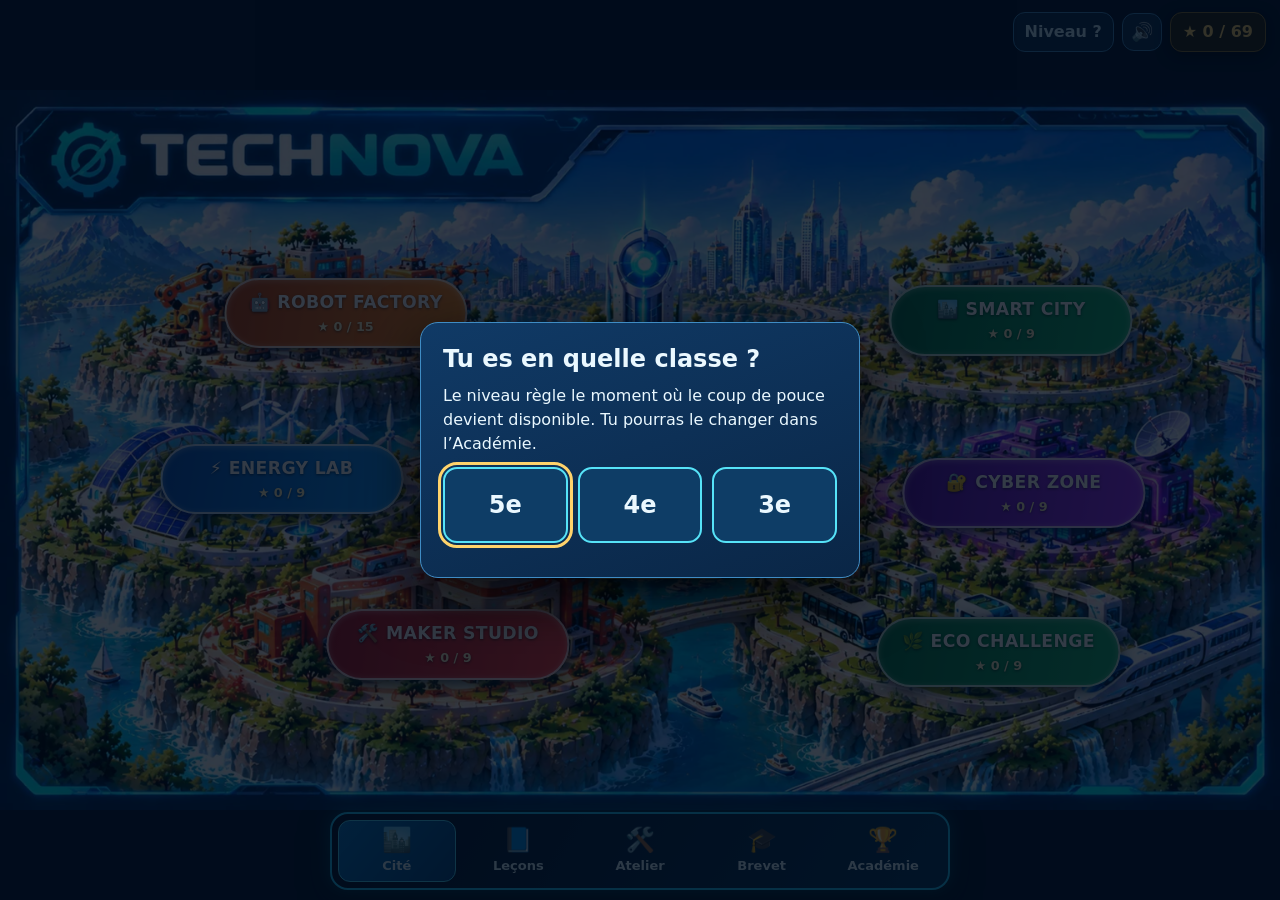
<file: index.html>
<!doctype html>
<html lang="fr">
<head>
<meta charset="utf-8">
<meta name="viewport" content="width=device-width,initial-scale=1,viewport-fit=cover">
<meta name="theme-color" content="#03132b">
<title>TECHNOVA — Le laboratoire des inventeurs</title>
<meta name="description" content="Application de technologie pour le collège : six quartiers de missions, des leçons, un atelier de conception et un entraînement au brevet.">
<link rel="icon" href="./assets/icone-robot.webp">
<link rel="stylesheet" href="./technova.css">
<style>
  body{padding-bottom:0;overflow:hidden;background:#03132b}
  .map{position:fixed;inset:0;display:flex;align-items:center;justify-content:center}
  .map picture,.map img.city{width:100%;height:100%}
  .map img.city{object-fit:contain;display:block}
  .pins{position:absolute;left:50%;top:50%;transform:translate(-50%,-50%);
    width:min(100vw,177.78vh);height:min(56.25vw,100vh);
    width:min(100vw,177.78dvh);height:min(56.25vw,100dvh)}
  .pin{position:absolute;transform:translate(-50%,-50%);display:flex;flex-direction:column;align-items:center;justify-content:center;gap:1px;
    width:clamp(96px,19%,250px);padding:clamp(5px,.8vw,10px) 8px;border:2px solid #ffffffc0;border-radius:999px;color:#fff;text-decoration:none;
    box-shadow:0 4px 16px #00152bd0,inset 0 1px 6px #ffffff55;text-shadow:0 1px 3px #0009;transition:transform .15s}
  .pin:hover{transform:translate(-50%,-50%) scale(1.05)}
  .pin:focus-visible{outline:3px solid #ffe66b;outline-offset:3px}
  .pin strong{font-size:clamp(10px,1.35vw,19px);font-weight:900;letter-spacing:.02em;white-space:nowrap}
  .pin small{font-size:clamp(9px,1vw,14px);font-weight:800;color:#fff3c4}
  .pin.z-robot{left:27%;top:31%;background:linear-gradient(100deg,#be3a06,#ff8815)}
  .pin.z-smart{left:79%;top:32%;background:linear-gradient(100deg,#057143,#10b96e)}
  .pin.z-energy{left:22%;top:54%;background:linear-gradient(100deg,#0752bb,#139cff)}
  .pin.z-cyber{left:80%;top:56%;background:linear-gradient(100deg,#5611a9,#a12cff)}
  .pin.z-maker{left:35%;top:77%;background:linear-gradient(100deg,#a8111c,#fa3a38)}
  .pin.z-eco{left:78%;top:78%;background:linear-gradient(100deg,#077744,#15b56b)}
  .pin.z-defis{left:51%;top:63%;width:clamp(90px,15%,200px);background:linear-gradient(100deg,#7a5a10,#e0a92a);border-color:#ffe9a8}
  .hud{position:fixed;top:max(12px,env(safe-area-inset-top));right:14px;z-index:5;display:flex;gap:8px;align-items:center}
  .hud .stars{box-shadow:0 4px 14px #000a}
  .hud .lvl{font-weight:900;padding:7px 11px;border-radius:12px;background:#0c2f53e6;border:1px solid #3f8cc4;color:#cfefff}
  .sr{position:absolute;width:1px;height:1px;overflow:hidden;clip:rect(0 0 0 0)}
  @media (max-width:700px) and (orientation:portrait){
    .pins{width:min(100vw,56.25vh);height:min(177.78vw,100vh);width:min(100vw,56.25dvh);height:min(177.78vw,100dvh)}
    .pin{width:31%;padding:5px 3px}
    .pin strong{font-size:clamp(10px,3.1vw,14px);letter-spacing:0}
    .pin small{font-size:clamp(9px,2.6vw,12px)}
    .pin.z-robot{left:22%;top:31%}.pin.z-smart{left:77%;top:32%}
    .pin.z-energy{left:21%;top:49.5%}.pin.z-cyber{left:79%;top:50.5%}
    .pin.z-maker{left:27%;top:68.5%}.pin.z-eco{left:74%;top:69.5%}
    .pin.z-defis{left:50%;top:59%;width:27%}
    .pin .pi{display:none}
  }
</style>
</head>
<body>
<h1 class="sr">TECHNOVA, le laboratoire des inventeurs</h1>
<div class="map">
  <picture>
    <source media="(max-width:700px) and (orientation:portrait)" srcset="./assets/carte-cite-mobile.webp">
    <img class="city" src="./assets/carte-cite.webp" alt="La cité futuriste TECHNOVA et ses six quartiers">
  </picture>
  <nav class="pins" id="pins" aria-label="Quartiers de TECHNOVA"></nav>
</div>
<div class="hud">
  <button type="button" class="lvl" id="lvl" title="Changer de niveau">Niveau ?</button>
  <div class="stars" data-tn-stars>★ 0</div>
</div>
<script src="./core.js"></script>
<script>
(function () {
  'use strict';
  var TN = window.TN, pins = TN.$('pins');
  var i, j, z, liste, s, max;
  for (i = 0; i < TN.ZONES.length; i++) {
    z = TN.ZONES[i];
    liste = TN.missionsDe(z.id);
    s = 0; max = liste.length * 3;
    for (j = 0; j < liste.length; j++) { s += TN.missionStars(liste[j].id); }
    pins.appendChild(TN.el('a', { className: 'pin z-' + z.id, href: './quartier.html?q=' + z.id, 'aria-label': z.nom + ' : ' + s + ' étoiles sur ' + max }, [
      TN.el('strong', null, [TN.el('span', { className: 'pi', 'aria-hidden': 'true', text: z.icone + ' ' }), z.nom.toUpperCase()]),
      TN.el('small', { text: '★ ' + s + ' / ' + max })
    ]));
  }
  function lvl() { TN.$('lvl').textContent = TN.get().niveau ? 'Niveau ' + TN.get().niveau : 'Niveau ?'; }
  TN.$('lvl').addEventListener('click', function () { TN.choisirNiveau(lvl); });
  lvl();
  if (!TN.get().niveau) { TN.choisirNiveau(lvl); }
})();
</script>
</body>
</html>
</file>
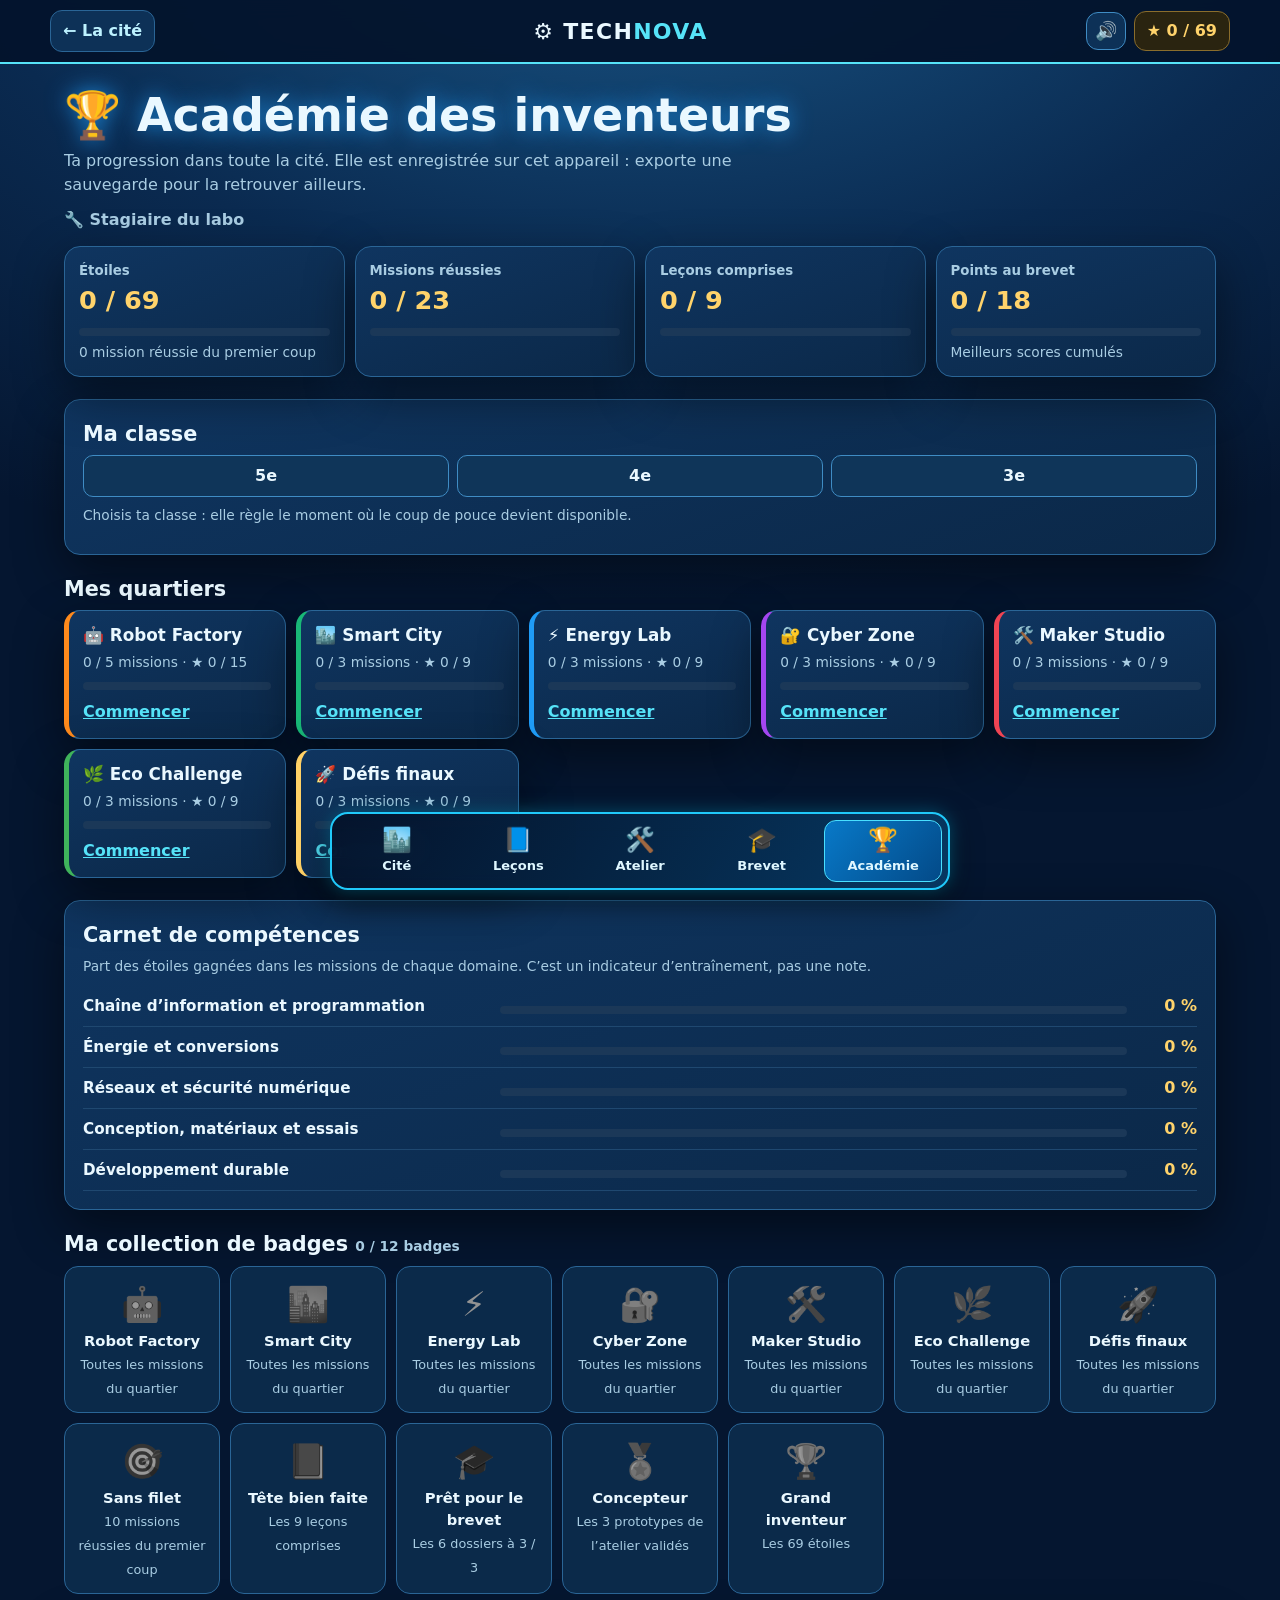
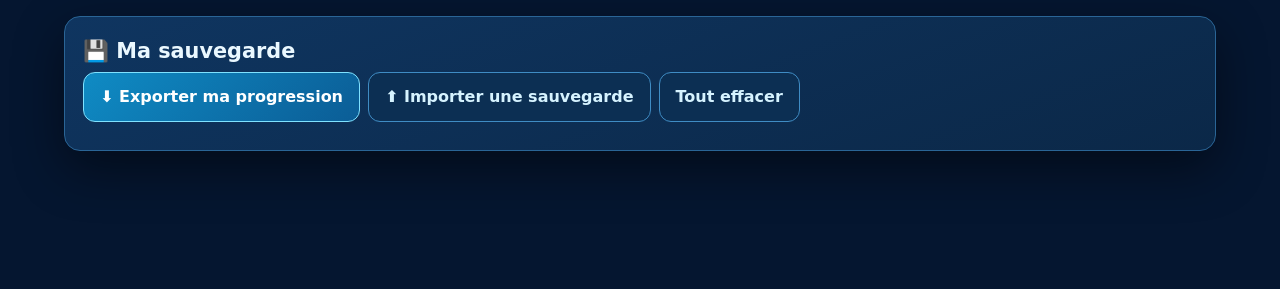
<file: academy.html>
<!doctype html>
<html lang="fr">
<head>
<meta charset="utf-8">
<meta name="viewport" content="width=device-width,initial-scale=1,viewport-fit=cover">
<meta name="theme-color" content="#04142c">
<title>Académie — TECHNOVA</title>
<link rel="icon" href="./assets/icone-robot.webp">
<link rel="stylesheet" href="./technova.css">
</head>
<body>
<header class="top">
  <a class="back" href="./index.html">← La cité</a>
  <div class="brand">⚙ TECH<b>NOVA</b></div>
  <div class="stars" data-tn-stars>★ 0</div>
</header>
<main>
<section class="page-head">
  <h1>🏆 Académie des inventeurs</h1>
  <p>Ta progression dans toute la cité. Elle est enregistrée sur cet appareil : exporte une sauvegarde pour la retrouver ailleurs.</p>
  <p class="progress-line" id="rank"></p>
</section>
<section class="dash" id="dash" aria-label="Tableau de bord"></section>
<section class="panel console section">
  <h2>Ma classe</h2>
  <div class="level-row" id="levelRow" role="group" aria-label="Choisir sa classe"></div>
  <p class="small" id="levelHelp" style="margin-top:8px"></p>
</section>
<section class="section">
  <h2>Mes quartiers</h2>
  <div class="zone-grid" id="zoneGrid"></div>
</section>
<section class="section panel console">
  <h2>Carnet de compétences</h2>
  <p class="small">Part des étoiles gagnées dans les missions de chaque domaine. C’est un indicateur d’entraînement, pas une note.</p>
  <div id="skills"></div>
</section>
<section class="section">
  <h2>Ma collection de badges <span class="small" id="badgeCount"></span></h2>
  <div class="badges" id="badges"></div>
</section>
<section class="section panel console">
  <h2>💾 Ma sauvegarde</h2>
  <div class="save-row">
    <button type="button" class="primary" id="exportBtn" style="margin-top:0">⬇ Exporter ma progression</button>
    <span class="ghost file-btn" style="margin-top:0">⬆ Importer une sauvegarde<input type="file" id="importInput" accept="application/json,.json" aria-label="Importer une sauvegarde"></span>
    <button type="button" class="ghost" id="resetBtn" style="margin-top:0">Tout effacer</button>
  </div>
  <p class="small" id="saveStatus" role="status" aria-live="polite" style="margin-top:10px"></p>
</section>
</main>
<script src="./core.js"></script>
<script src="./academy.js"></script>

</body>
</html>
</file>
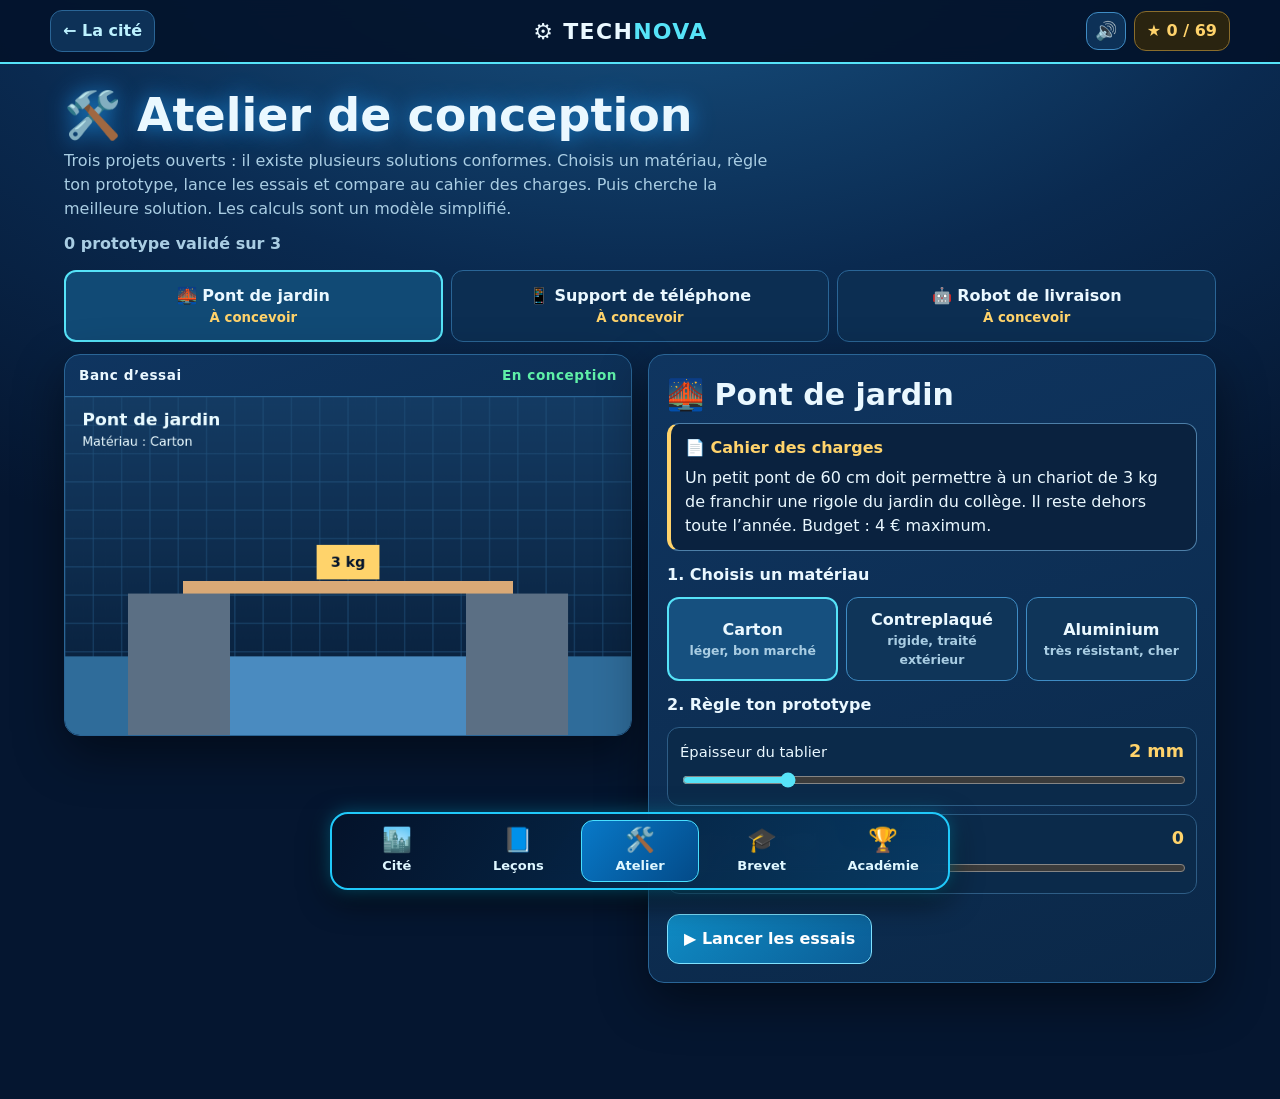
<file: atelier.html>
<!doctype html>
<html lang="fr">
<head>
<meta charset="utf-8">
<meta name="viewport" content="width=device-width,initial-scale=1,viewport-fit=cover">
<meta name="theme-color" content="#04142c">
<title>Atelier — TECHNOVA</title>
<link rel="icon" href="./assets/icone-robot.webp">
<link rel="stylesheet" href="./technova.css">
</head>
<body>
<header class="top">
  <a class="back" href="./index.html">← La cité</a>
  <div class="brand">⚙ TECH<b>NOVA</b></div>
  <div class="stars" data-tn-stars>★ 0</div>
</header>
<main>
<section class="page-head">
  <h1>🛠️ Atelier de conception</h1>
  <p>Trois projets ouverts : il existe plusieurs solutions conformes. Choisis un matériau, règle ton prototype, lance les essais et compare au cahier des charges. Puis cherche la meilleure solution. Les calculs sont un modèle simplifié.</p>
  <p class="progress-line" id="atelierCount"></p>
</section>
<nav class="project-tabs" id="projects" aria-label="Choisir un projet"></nav>
<section class="atelier-grid">
  <div class="panel canvas-wrap">
    <div class="scene-head"><span>Banc d’essai</span><span class="live" id="status">En conception</span></div>
    <canvas id="canvas" width="720" height="430" role="img" aria-label="Dessin du prototype"></canvas>
  </div>
  <div class="panel console">
    <h2 id="pTitle"></h2>
    <div class="doc"><p class="doc-title">📄 Cahier des charges</p><p id="pBrief" style="margin:0"></p></div>
    <p class="question">1. Choisis un matériau</p>
    <div class="mat-row" id="mats"></div>
    <p class="question">2. Règle ton prototype</p>
    <div id="sliders"></div>
    <button type="button" class="primary" id="testBtn">▶ Lancer les essais</button>
    <div class="feedback" id="report" role="status" aria-live="polite"></div>
  </div>
</section>
<section class="section" id="logWrap" hidden>
  <h2>Journal des essais</h2>
  <div class="table-wrap"><table class="log-table"><thead><tr><th>Essai</th><th>Matériau</th><th>Réglages</th><th>Résultat</th><th>Verdict</th></tr></thead><tbody id="logBody"></tbody></table></div>
</section>
</main>
<script src="./core.js"></script>
<script src="./atelier.js"></script>

</body>
</html>
</file>
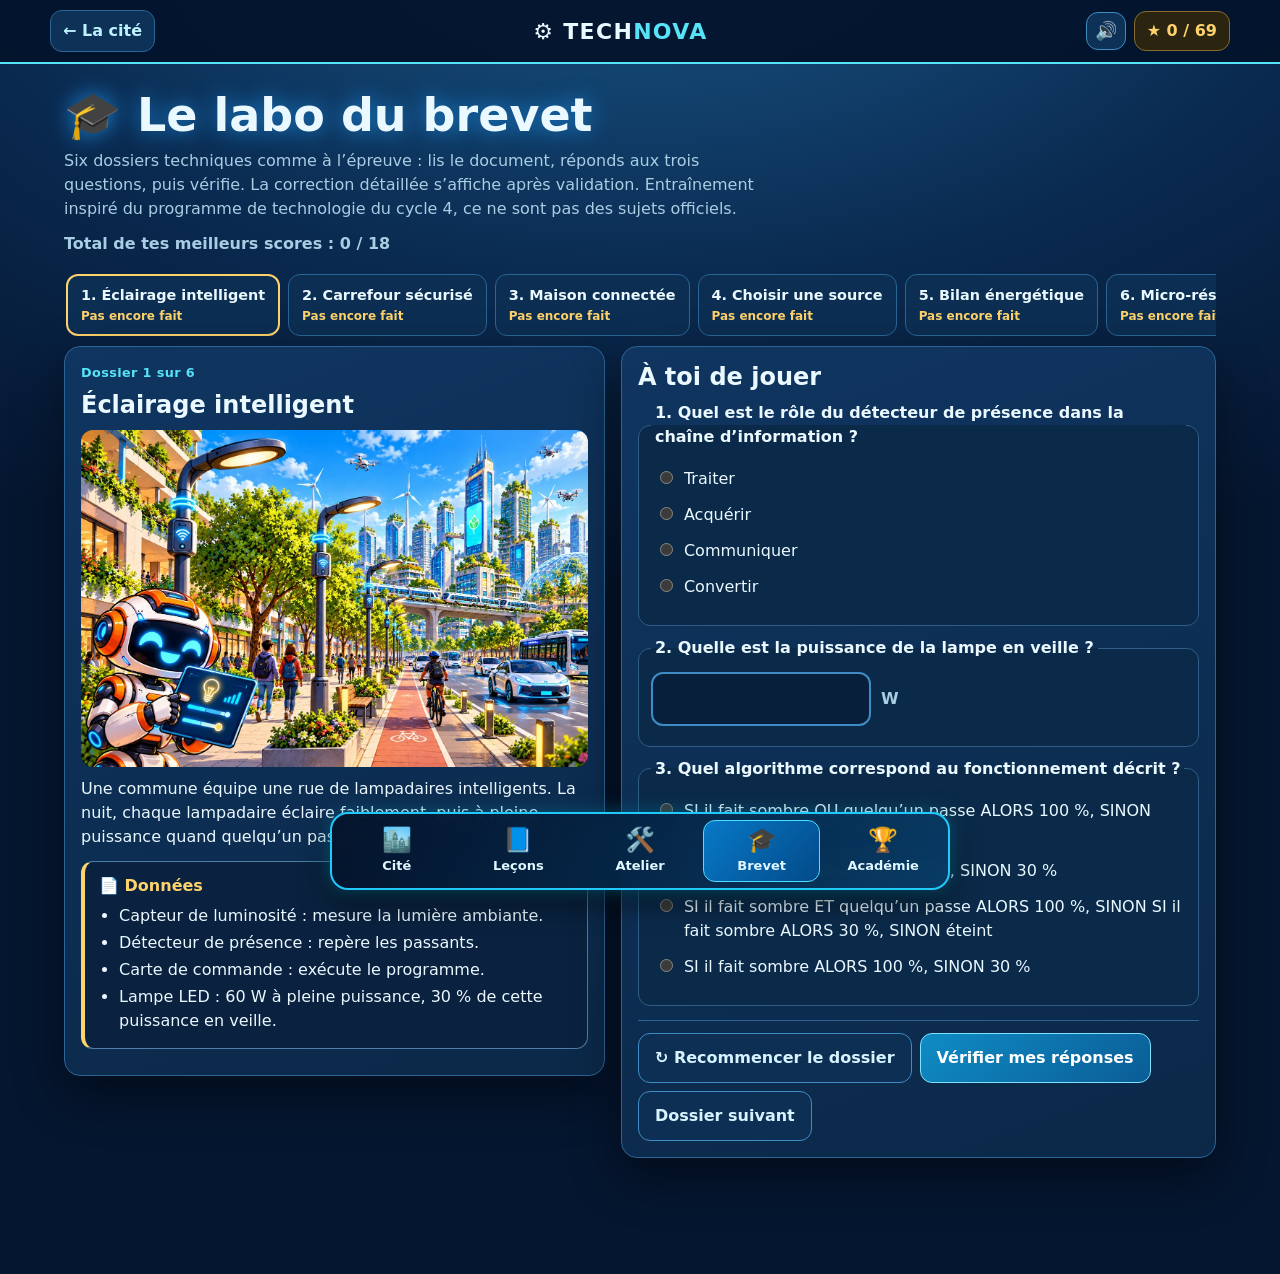
<file: brevet.html>
<!doctype html>
<html lang="fr">
<head>
<meta charset="utf-8">
<meta name="viewport" content="width=device-width,initial-scale=1,viewport-fit=cover">
<meta name="theme-color" content="#04142c">
<title>Brevet — TECHNOVA</title>
<link rel="icon" href="./assets/icone-robot.webp">
<link rel="stylesheet" href="./technova.css">
</head>
<body>
<header class="top">
  <a class="back" href="./index.html">← La cité</a>
  <div class="brand">⚙ TECH<b>NOVA</b></div>
  <div class="stars" data-tn-stars>★ 0</div>
</header>
<main>
<section class="page-head">
  <h1>🎓 Le labo du brevet</h1>
  <p>Six dossiers techniques comme à l’épreuve : lis le document, réponds aux trois questions, puis vérifie. La correction détaillée s’affiche après validation. Entraînement inspiré du programme de technologie du cycle 4, ce ne sont pas des sujets officiels.</p>
  <p class="progress-line" id="brevetTotal"></p>
</section>
<nav class="case-tabs" id="caseTabs" aria-label="Choisir un dossier"></nav>
<section class="brevet-grid">
  <article class="panel brevet-doc" id="caseDoc"></article>
  <article class="panel brevet-q">
    <h2>À toi de jouer</h2>
    <form id="questions" onsubmit="return false"></form>
    <div class="feedback" id="result" role="status" aria-live="polite"></div>
    <div class="actions">
      <button type="button" class="ghost" id="retryCase">↻ Recommencer le dossier</button>
      <button type="button" class="primary" id="check">Vérifier mes réponses</button>
      <button type="button" class="ghost" id="nextCase">Dossier suivant</button>
    </div>
  </article>
</section>
</main>
<script type="application/json" id="brevet-data">[{"titre":"Éclairage intelligent","img":"eclairage-jour.webp","alt":"Rue équipée de lampadaires connectés","contexte":"Une commune équipe une rue de lampadaires intelligents. La nuit, chaque lampadaire éclaire faiblement, puis à pleine puissance quand quelqu’un passe.","donnees":["Capteur de luminosité : mesure la lumière ambiante.","Détecteur de présence : repère les passants.","Carte de commande : exécute le programme.","Lampe LED : 60 W à pleine puissance, 30 % de cette puissance en veille."],"q":[{"type":"qcm","q":"Quel est le rôle du détecteur de présence dans la chaîne d’information ?","options":[{"t":"Acquérir","ok":true,"fb":"Il repère un passant : il acquiert une information."},{"t":"Traiter","ok":false,"fb":"Le traitement est fait par la carte de commande."},{"t":"Communiquer","ok":false,"fb":"Il ne transmet pas de message à l’utilisateur : il capte une présence."},{"t":"Convertir","ok":false,"fb":"Convertir l’énergie est le rôle d’un actionneur, comme la LED."}]},{"type":"num","q":"Quelle est la puissance de la lampe en veille ?","unit":"W","answer":18,"tol":0.01,"errors":[{"v":30,"fb":"30 est un pourcentage, pas une puissance : calcule 30 % de 60 W."},{"v":42,"fb":"42 W est la puissance économisée, pas la puissance en veille."}],"explication":"30 % de 60 W = 0,30 × 60 = 18 W."},{"type":"qcm","q":"Quel algorithme correspond au fonctionnement décrit ?","options":[{"t":"SI il fait sombre ET quelqu’un passe ALORS 100 %, SINON SI il fait sombre ALORS 30 %, SINON éteint","ok":true,"fb":"Il distingue bien les trois cas : nuit avec passant, nuit sans passant, jour."},{"t":"SI quelqu’un passe ALORS 100 %, SINON 30 %","ok":false,"fb":"La luminosité n’est pas prise en compte : la lampe resterait allumée en plein jour."},{"t":"SI il fait sombre ALORS 100 %, SINON 30 %","ok":false,"fb":"La présence n’est pas prise en compte, et la lampe resterait à 30 % le jour."},{"t":"SI il fait sombre OU quelqu’un passe ALORS 100 %, SINON éteint","ok":false,"fb":"Avec OU, la lampe s’allumerait à pleine puissance en plein jour dès qu’un passant arrive."}]}]},{"titre":"Carrefour sécurisé","img":"carrefour.webp","alt":"Carrefour avec feux tricolores et passage piéton","contexte":"Un passage piéton est géré par deux feux, un pour les voitures, un pour les piétons. Les deux passages ne doivent jamais être autorisés en même temps.","donnees":["Voitures au vert : 30 s.","Voitures à l’orange : 3 s.","Phase tout au rouge : 2 s (après l’orange voitures, et après le vert piétons).","Piétons au vert : 15 s."],"q":[{"type":"qcm","q":"Pourquoi le cycle contient-il des phases « tout au rouge » ?","options":[{"t":"Pour laisser finir de passer ceux qui sont encore engagés avant d’autoriser les autres","ok":true,"fb":"C’est une marge de sécurité entre deux autorisations de passage."},{"t":"Pour économiser l’énergie des feux","ok":false,"fb":"Un feu rouge consomme autant qu’un feu vert : le but n’est pas l’énergie."},{"t":"Pour ralentir la circulation dans le quartier","ok":false,"fb":"2 s ne changent presque rien au trafic : il s’agit de sécurité."},{"t":"Parce que les deux feux ne peuvent pas changer en même temps","ok":false,"fb":"Techniquement ils le pourraient : c’est un choix de sécurité."}]},{"type":"num","q":"Quelle est la durée totale d’un cycle complet ?","unit":"s","answer":52,"tol":0.01,"errors":[{"v":50,"fb":"Il y a deux phases tout au rouge dans un cycle, pas une seule."},{"v":48,"fb":"Tu as oublié les deux phases tout au rouge."},{"v":45,"fb":"N’oublie ni l’orange ni les phases tout au rouge."}],"explication":"30 + 3 + 2 + 15 + 2 = 52 s."},{"type":"qcm","q":"Quel test faut-il absolument réaliser sur le programme ?","options":[{"t":"Vérifier qu’à aucun instant voitures et piétons n’ont le vert ensemble","ok":true,"fb":"C’est l’exigence de sécurité principale : on la vérifie sur tout le cycle, retour au début compris."},{"t":"Vérifier que le feu vert voitures dure bien 30 s","ok":false,"fb":"C’est utile, mais secondaire par rapport à la sécurité des piétons."},{"t":"Vérifier que les lampes sont bien visibles de jour","ok":false,"fb":"C’est un test du matériel, pas du programme."},{"t":"Vérifier que le cycle est le plus court possible","ok":false,"fb":"Raccourcir le cycle n’est pas une exigence de sécurité."}]}]},{"titre":"Maison connectée","img":"maison-connectee.webp","alt":"Maison connectée avec thermostat","contexte":"Un thermostat mesure la température du salon et pilote un chauffage électrique pour atteindre la consigne.","donnees":["Consigne : 19 °C.","Température mesurée : 17,5 °C.","Chauffage : 2 000 W, en marche 6 h par jour en moyenne.","Baisser la consigne de 1 °C réduit la consommation d’environ 7 %."],"q":[{"type":"qcm","q":"Que doit faire le thermostat avec ces valeurs ?","options":[{"t":"Mettre le chauffage en marche jusqu’à atteindre 19 °C","ok":true,"fb":"La mesure est sous la consigne : le régulateur commande le chauffage."},{"t":"Baisser la consigne à 17,5 °C","ok":false,"fb":"Le thermostat ne modifie pas la consigne : c’est l’utilisateur qui la choisit."},{"t":"Arrêter le chauffage","ok":false,"fb":"Il fait moins chaud que la consigne : il faut chauffer, pas arrêter."},{"t":"Ne rien faire tant que la température ne descend pas sous 15 °C","ok":false,"fb":"La régulation agit dès que la mesure s’écarte de la consigne."}]},{"type":"num","q":"Quelle énergie le chauffage consomme-t-il par jour ?","unit":"kWh","answer":12,"tol":0.01,"errors":[{"v":12000,"fb":"C’est le bon calcul en Wh : convertis en kWh."},{"v":2006,"fb":"On multiplie la puissance par la durée, on ne les additionne pas."},{"v":333.33,"tol":0.5,"fb":"Tu as divisé au lieu de multiplier : E = P × t."}],"explication":"2 000 W × 6 h = 12 000 Wh = 12 kWh."},{"type":"num","q":"En passant la consigne de 19 °C à 18 °C, quelle énergie économise-t-on par jour ?","unit":"kWh","answer":0.84,"tol":0.01,"errors":[{"v":11.16,"tol":0.01,"fb":"11,16 kWh est la nouvelle consommation. On demande l’économie."},{"v":840,"fb":"C’est le bon résultat en Wh : convertis en kWh."},{"v":7,"fb":"7 est un pourcentage : calcule 7 % de 12 kWh."}],"explication":"7 % de 12 kWh = 0,07 × 12 = 0,84 kWh."}]},{"titre":"Choisir une source","img":"source-energie.webp","alt":"Document montrant trois chaînes d’énergie possibles pour un lampadaire solaire","contexte":"Un lampadaire autonome doit fonctionner la nuit sans être relié au réseau électrique. Le document propose trois chaînes d’énergie numérotées 1, 2 et 3.","donnees":["Le lampadaire possède un panneau photovoltaïque, une batterie et une lampe LED.","Il doit éclairer toute la nuit."],"q":[{"type":"qcm","q":"Parmi les chaînes 1, 2 et 3 du document, laquelle est correcte ?","options":[{"t":"La chaîne 1","ok":true,"fb":"Soleil → panneau photovoltaïque → énergie électrique → lampe : chaque conversion est juste."},{"t":"La chaîne 2","ok":false,"fb":"Un moteur thermique brûle un carburant : il ne reçoit pas l’énergie du Soleil."},{"t":"La chaîne 3","ok":false,"fb":"Le vent n’actionne pas un panneau photovoltaïque, et la lampe a besoin d’énergie électrique, pas mécanique."}]},{"type":"qcm","q":"Il manque un élément aux trois chaînes pour que la lampe éclaire la nuit. Lequel ?","options":[{"t":"La batterie, qui stocke l’énergie produite le jour","ok":true,"fb":"Le panneau ne produit rien la nuit : sans stockage, la lampe ne pourrait pas éclairer."},{"t":"Un deuxième panneau photovoltaïque","ok":false,"fb":"Deux panneaux ne produisent pas plus la nuit : il faut stocker l’énergie."},{"t":"Un capteur de luminosité","ok":false,"fb":"Il servirait à allumer au bon moment, mais pas à fournir l’énergie la nuit."},{"t":"Une lampe plus puissante","ok":false,"fb":"Une lampe plus puissante consommerait plus, sans régler le problème de la nuit."}]},{"type":"qcm","q":"Sous quelle forme la batterie stocke-t-elle l’énergie ?","options":[{"t":"Chimique","ok":true,"fb":"Elle reçoit et restitue de l’électricité, mais la stocke grâce à des réactions chimiques."},{"t":"Électrique","ok":false,"fb":"Elle reçoit et restitue de l’énergie électrique, mais à l’intérieur, le stockage est chimique."},{"t":"Lumineuse","ok":false,"fb":"Une batterie ne stocke pas de lumière."},{"t":"Mécanique","ok":false,"fb":"Rien ne bouge dans une batterie : le stockage est chimique."}]}]},{"titre":"Bilan énergétique","img":"bilan-energetique.webp","alt":"Document comparant une lampe A de 10 W et une lampe B de 60 W","contexte":"Deux lampes donnent le même éclairage. Le document indique leur puissance et leur durée d’utilisation quotidienne.","donnees":["Lampe A : 10 W, 5 h par jour.","Lampe B : 60 W, 5 h par jour.","Énergie (Wh) = puissance (W) × durée (h).","1 kWh = 1 000 Wh."],"q":[{"type":"num","q":"Quelle énergie la lampe A consomme-t-elle par jour ?","unit":"Wh","answer":50,"tol":0.01,"errors":[{"v":2,"fb":"Tu as divisé : E = P × t, on multiplie."},{"v":15,"fb":"On multiplie la puissance par la durée, on ne les additionne pas."}],"explication":"10 W × 5 h = 50 Wh."},{"type":"num","q":"Quelle énergie économise-t-on chaque jour en choisissant A plutôt que B ?","unit":"Wh","answer":250,"tol":0.01,"errors":[{"v":300,"fb":"300 Wh, c’est la consommation de B. L’économie est la différence entre B et A."},{"v":350,"fb":"On cherche une différence, pas une somme."},{"v":50,"fb":"50 Wh, c’est la consommation de A."}],"explication":"B : 60 × 5 = 300 Wh. Économie : 300 − 50 = 250 Wh."},{"type":"num","q":"Quelle économie cela représente-t-il sur 365 jours ?","unit":"kWh","answer":91.25,"tol":0.3,"errors":[{"v":91250,"fb":"C’est le bon résultat en Wh : convertis en kWh."},{"v":0.25,"tol":0.01,"fb":"C’est l’économie d’une journée en kWh : multiplie par 365."}],"explication":"250 Wh × 365 = 91 250 Wh ≈ 91,25 kWh."}]},{"titre":"Micro-réseau","img":"micro-reseau.webp","alt":"Document sur le micro-réseau d’une école","contexte":"Une école produit son électricité avec des panneaux solaires et la stocke dans une batterie pour la soirée. Dans ce document, 1 unité d’énergie = 1 kWh. On néglige les pertes.","donnees":["Production des panneaux en journée : 6 kWh.","Consommation directe de l’école en journée : 2 kWh.","Besoin du soir : 4 kWh.","Capacité de la batterie : 5 kWh."],"q":[{"type":"num","q":"Quelle énergie reste disponible pour charger la batterie ?","unit":"kWh","answer":4,"tol":0.01,"errors":[{"v":6,"fb":"Une partie de la production est consommée directement en journée."},{"v":8,"fb":"On retire la consommation de journée, on ne l’ajoute pas."},{"v":5,"fb":"5 kWh, c’est la capacité de la batterie, pas l’énergie disponible."}],"explication":"6 − 2 = 4 kWh disponibles pour la batterie."},{"type":"qcm","q":"La batterie peut-elle couvrir le besoin du soir ?","options":[{"t":"Oui : 4 kWh stockés couvrent les 4 kWh demandés","ok":true,"fb":"La batterie (5 kWh) peut contenir les 4 kWh disponibles, qui couvrent juste le besoin."},{"t":"Non : la batterie est trop petite","ok":false,"fb":"5 kWh de capacité suffisent pour stocker 4 kWh."},{"t":"Oui, et il reste 1 kWh pour le lendemain","ok":false,"fb":"La batterie peut contenir 5 kWh, mais on n’a que 4 kWh à y mettre : il ne reste rien."},{"t":"On ne peut pas savoir","ok":false,"fb":"Les données suffisent : compare l’énergie disponible au besoin du soir."}]},{"type":"qcm","q":"En hiver, les panneaux ne produisent que 3 kWh par jour. Que se passe-t-il le soir ?","options":[{"t":"Il manque 3 kWh, à prendre sur le réseau électrique","ok":true,"fb":"3 − 2 = 1 kWh stocké, pour un besoin de 4 kWh : il manque 3 kWh."},{"t":"Il manque 1 kWh","ok":false,"fb":"1 kWh est l’énergie qu’on peut stocker, pas celle qui manque."},{"t":"Rien : la batterie de 5 kWh suffit","ok":false,"fb":"La capacité de la batterie ne crée pas d’énergie : elle ne contiendra que ce qu’on y met."},{"t":"Il manque 4 kWh","ok":false,"fb":"Il reste quand même 1 kWh stocké après la journée."}]}]}]</script>
<script src="./core.js"></script>
<script src="./brevet.js"></script>

</body>
</html>
</file>
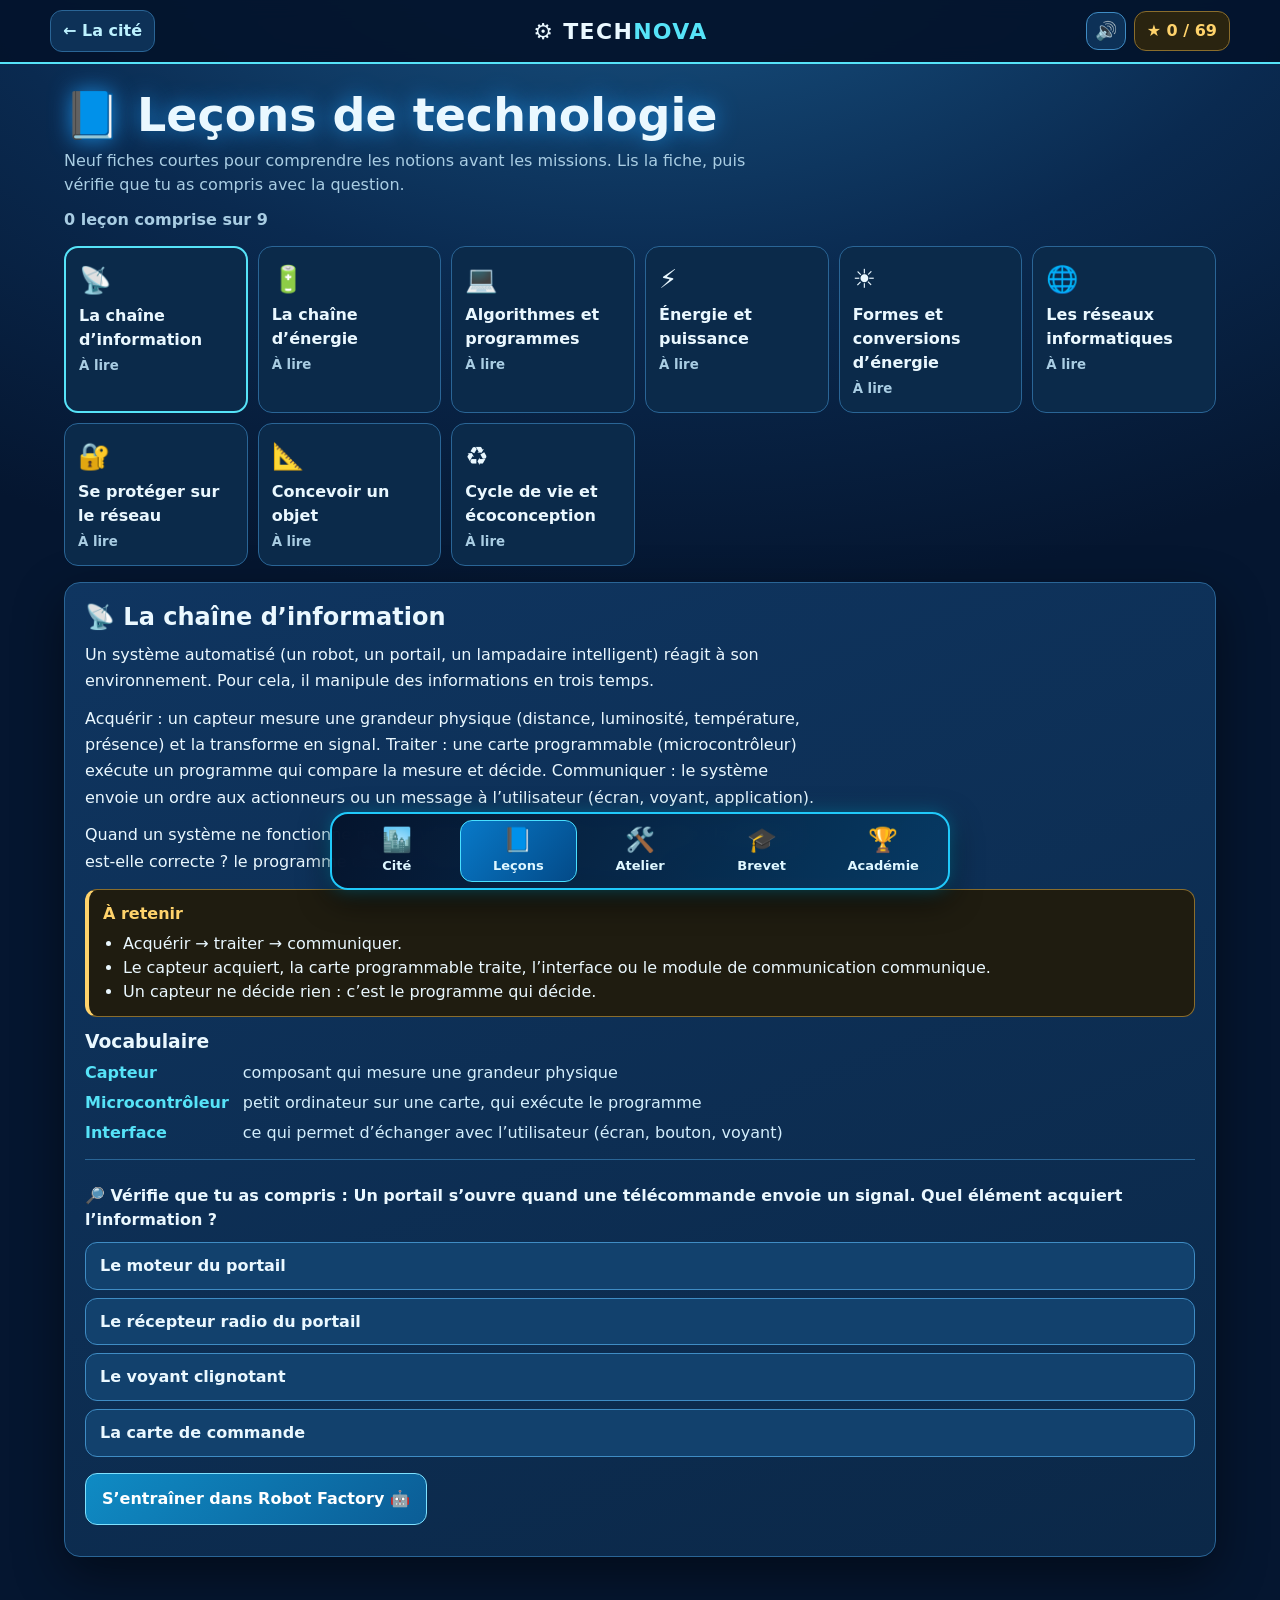
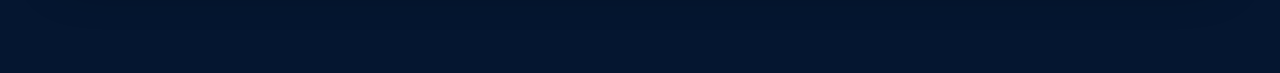
<file: lecons.html>
<!doctype html>
<html lang="fr">
<head>
<meta charset="utf-8">
<meta name="viewport" content="width=device-width,initial-scale=1,viewport-fit=cover">
<meta name="theme-color" content="#04142c">
<title>Leçons — TECHNOVA</title>
<link rel="icon" href="./assets/icone-robot.webp">
<link rel="stylesheet" href="./technova.css">
</head>
<body>
<header class="top">
  <a class="back" href="./index.html">← La cité</a>
  <div class="brand">⚙ TECH<b>NOVA</b></div>
  <div class="stars" data-tn-stars>★ 0</div>
</header>
<main>
<section class="page-head">
  <h1>📘 Leçons de technologie</h1>
  <p>Neuf fiches courtes pour comprendre les notions avant les missions. Lis la fiche, puis vérifie que tu as compris avec la question.</p>
  <p class="progress-line" id="lessonCount" aria-live="polite"></p>
</section>
<nav class="lesson-cards" id="lessonCards" aria-label="Choisir une leçon"></nav>
<article class="panel lesson" id="lesson"></article>
</main>
<script type="application/json" id="lecons-data">[{"id":"chaine-info","icone":"📡","titre":"La chaîne d’information","zone":"robot","paras":["Un système automatisé (un robot, un portail, un lampadaire intelligent) réagit à son environnement. Pour cela, il manipule des informations en trois temps.","Acquérir : un capteur mesure une grandeur physique (distance, luminosité, température, présence) et la transforme en signal. Traiter : une carte programmable (microcontrôleur) exécute un programme qui compare la mesure et décide. Communiquer : le système envoie un ordre aux actionneurs ou un message à l’utilisateur (écran, voyant, application).","Quand un système ne fonctionne pas, on vérifie chaque maillon dans l’ordre : la mesure est-elle correcte ? le programme décide-t-il bien ? l’ordre est-il transmis ?"],"retenir":["Acquérir → traiter → communiquer.","Le capteur acquiert, la carte programmable traite, l’interface ou le module de communication communique.","Un capteur ne décide rien : c’est le programme qui décide."],"vocab":[["Capteur","composant qui mesure une grandeur physique"],["Microcontrôleur","petit ordinateur sur une carte, qui exécute le programme"],["Interface","ce qui permet d’échanger avec l’utilisateur (écran, bouton, voyant)"]],"question":{"q":"Un portail s’ouvre quand une télécommande envoie un signal. Quel élément acquiert l’information ?","options":[{"t":"Le récepteur radio du portail","ok":true,"fb":"Il capte le signal de la télécommande : c’est l’acquisition."},{"t":"Le moteur du portail","ok":false,"fb":"Le moteur agit (il appartient à la chaîne d’énergie), il n’acquiert pas d’information."},{"t":"La carte de commande","ok":false,"fb":"La carte traite l’information reçue, elle ne la capte pas elle-même."},{"t":"Le voyant clignotant","ok":false,"fb":"Le voyant communique (il prévient les passants), il n’acquiert rien."}]}},{"id":"chaine-energie","icone":"🔋","titre":"La chaîne d’énergie","zone":"robot","paras":["Pour agir sur le monde réel (avancer, ouvrir, chauffer, éclairer), un système a besoin d’énergie. La chaîne d’énergie décrit son parcours.","Alimenter : une source fournit l’énergie (batterie, secteur, panneau solaire). Distribuer : un composant laisse passer ou non l’énergie selon les ordres de la chaîne d’information (relais, variateur, carte de commande des moteurs). Convertir : un actionneur transforme l’énergie (un moteur convertit l’énergie électrique en énergie mécanique). Transmettre : des engrenages, une courroie ou des roues transmettent le mouvement.","Les deux chaînes travaillent ensemble : la chaîne d’information décide, la chaîne d’énergie exécute."],"retenir":["Alimenter → distribuer → convertir → transmettre.","L’actionneur (moteur, lampe, résistance chauffante) convertit l’énergie.","La distribution est commandée par la chaîne d’information."],"vocab":[["Actionneur","composant qui agit sur l’environnement en convertissant l’énergie"],["Transmission","pièces qui transportent le mouvement (engrenages, courroie, roues)"]],"question":{"q":"Dans une trottinette électrique, quel élément convertit l’énergie ?","options":[{"t":"Le moteur dans la roue","ok":true,"fb":"Il transforme l’énergie électrique en énergie mécanique : il convertit."},{"t":"La batterie","ok":false,"fb":"La batterie stocke et fournit l’énergie : elle alimente."},{"t":"La gâchette d’accélération","ok":false,"fb":"La gâchette est un capteur : elle acquiert la demande du conducteur."},{"t":"Le contrôleur électronique","ok":false,"fb":"Le contrôleur dose l’énergie envoyée au moteur : il distribue."}]}},{"id":"algorithmes","icone":"💻","titre":"Algorithmes et programmes","zone":"robot","paras":["Un algorithme est une suite d’instructions qui résout un problème. Un programme est l’écriture de cet algorithme dans un langage que la machine comprend (Scratch, Python…).","Trois structures reviennent sans cesse. La séquence : les instructions s’exécutent dans l’ordre. La condition : SI une comparaison est vraie ALORS on fait une action, SINON on en fait une autre. La boucle : on répète des instructions (un nombre de fois, ou indéfiniment).","Dans un système automatisé, la boucle contient presque toujours une nouvelle mesure : sans mesure à jour, le programme compare une valeur périmée et ne réagit plus."],"retenir":["Séquence, condition (SI… ALORS… SINON), boucle (RÉPÉTER).","Une condition est une comparaison vraie ou fausse, jamais une action.","On teste un programme dans plusieurs situations, y compris les cas limites."],"vocab":[["Variable","case mémoire qui contient une valeur pouvant changer (la distance mesurée)"],["Seuil","valeur de référence à laquelle on compare une mesure"]],"question":{"q":"Quelle ligne peut se placer juste après « SI » ?","options":[{"t":"température > 25 °C","ok":true,"fb":"C’est une comparaison, vraie ou fausse : une condition."},{"t":"allumer le ventilateur","ok":false,"fb":"C’est une action : elle se place après ALORS ou SINON."},{"t":"répéter 10 fois","ok":false,"fb":"C’est le début d’une boucle, pas une condition."},{"t":"mesurer la température","ok":false,"fb":"C’est une action d’acquisition, qu’on fait avant de comparer."}]}},{"id":"energie-puissance","icone":"⚡","titre":"Énergie et puissance","zone":"energy","paras":["La puissance (en watts, W) indique la quantité d’énergie qu’un appareil utilise à chaque instant. L’énergie (en wattheures, Wh) dépend de la puissance ET de la durée d’utilisation.","On calcule : E = P × t, avec P en watts et t en heures. Une lampe de 10 W allumée 3 h consomme 10 × 3 = 30 Wh. Attention aux minutes : 30 min = 0,5 h ; 20 min = 20 ÷ 60 h ≈ 0,33 h.","Pour les grandes quantités, on utilise le kilowattheure : 1 kWh = 1 000 Wh. C’est l’unité de la facture d’électricité."],"retenir":["E (Wh) = P (W) × t (h).","Toujours convertir la durée en heures.","1 kWh = 1 000 Wh."],"vocab":[["Watt (W)","unité de puissance"],["Wattheure (Wh)","unité d’énergie : 1 W pendant 1 h"]],"question":{"q":"Un radiateur de 1 500 W fonctionne 2 h. Quelle énergie consomme-t-il ?","options":[{"t":"3 kWh","ok":true,"fb":"1 500 × 2 = 3 000 Wh, soit 3 kWh."},{"t":"750 Wh","ok":false,"fb":"Tu as divisé au lieu de multiplier : E = P × t."},{"t":"1 502 Wh","ok":false,"fb":"On n’additionne pas une puissance et une durée : on les multiplie."},{"t":"3 000 kWh","ok":false,"fb":"3 000 est bien le résultat, mais en Wh, pas en kWh."}]}},{"id":"conversions","icone":"☀️","titre":"Formes et conversions d’énergie","zone":"energy","paras":["L’énergie existe sous plusieurs formes : lumineuse, électrique, mécanique (mouvement), thermique (chaleur), chimique (stockée dans une batterie ou un carburant).","Un convertisseur transforme une forme en une autre : le panneau photovoltaïque convertit l’énergie lumineuse en énergie électrique, le moteur l’énergie électrique en énergie mécanique, la LED l’énergie électrique en énergie lumineuse. La batterie stocke l’énergie électrique sous forme chimique et la restitue plus tard.","Aucune conversion n’est parfaite : une partie de l’énergie est perdue, souvent sous forme de chaleur. Une lampe à LED chauffe beaucoup moins qu’une halogène : elle perd moins d’énergie pour le même éclairage."],"retenir":["Panneau photovoltaïque : lumineuse → électrique.","Moteur : électrique → mécanique. LED : électrique → lumineuse.","Toute conversion a des pertes, souvent en chaleur."],"vocab":[["Énergie renouvelable","issue d’une source qui se reconstitue (Soleil, vent, eau)"],["Rendement","part de l’énergie reçue qui est réellement utile"]],"question":{"q":"Pourquoi une lampe halogène consomme-t-elle plus qu’une LED pour le même éclairage ?","options":[{"t":"Elle perd une grande partie de l’énergie en chaleur","ok":true,"fb":"Son rendement est faible : beaucoup d’énergie électrique devient chaleur plutôt que lumière."},{"t":"Elle éclaire plus longtemps","ok":false,"fb":"La durée d’allumage est la même dans la comparaison."},{"t":"Elle fonctionne au gaz","ok":false,"fb":"L’halogène est une lampe électrique ; le gaz à l’intérieur ne lui sert pas de carburant."},{"t":"Elle produit de l’énergie chimique","ok":false,"fb":"Une lampe ne produit pas d’énergie chimique : elle convertit de l’électricité en lumière et en chaleur."}]}},{"id":"reseaux","icone":"🌐","titre":"Les réseaux informatiques","zone":"cyber","paras":["Un réseau relie des machines pour qu’elles échangent des données. Au collège, les ordinateurs forment un réseau local, reliés par un commutateur (switch) ou par des bornes Wi-Fi.","Le routeur relie ce réseau local à d’autres réseaux, donc à Internet. Chaque machine possède une adresse IP qui l’identifie, un peu comme une adresse postale.","Les données voyagent en petits paquets. Une requête vers un site web part du poste, traverse le commutateur, le routeur, puis les routeurs d’Internet, jusqu’au serveur qui héberge le site ; la réponse fait le chemin inverse."],"retenir":["Commutateur : relie les machines d’un même réseau local.","Routeur : relie des réseaux entre eux.","Adresse IP : identifie une machine sur le réseau."],"vocab":[["Serveur","ordinateur qui fournit un service (site web, messagerie, ENT)"],["Paquet","petit morceau de données envoyé sur le réseau"]],"question":{"q":"Quel équipement permet au réseau du collège d’accéder à Internet ?","options":[{"t":"Le routeur","ok":true,"fb":"Il relie le réseau local aux autres réseaux, dont Internet."},{"t":"Le commutateur","ok":false,"fb":"Il relie les machines du réseau local entre elles, mais ne fait pas le lien vers l’extérieur."},{"t":"Le serveur de l’ENT","ok":false,"fb":"C’est une destination sur Internet, pas l’équipement qui y donne accès."},{"t":"La carte réseau de l’ordinateur","ok":false,"fb":"Elle relie un seul ordinateur au réseau local."}]}},{"id":"securite","icone":"🔐","titre":"Se protéger sur le réseau","zone":"cyber","paras":["L’hameçonnage (phishing) est un faux message qui imite un service connu pour voler des identifiants. Indices fréquents : adresse d’expéditeur bizarre, urgence ou menace, message impersonnel, lien qui mène ailleurs, demande de mot de passe.","Un bon mot de passe est long et unique pour chaque service. Une phrase de passe (plusieurs mots sans lien) est à la fois robuste et facile à retenir. La double authentification ajoute une seconde preuve (un code reçu sur un téléphone).","Sur un ordinateur partagé, on se déconnecte et on n’enregistre jamais ses mots de passe. On installe les mises à jour, qui corrigent des failles de sécurité."],"retenir":["Message douteux : ne pas cliquer, vérifier par un autre moyen, signaler.","Un mot de passe long et différent pour chaque service.","Double authentification et mises à jour."],"vocab":[["Hameçonnage","faux message qui cherche à voler des informations"],["Double authentification","connexion qui demande deux preuves différentes"]],"question":{"q":"Quel mot de passe est le plus robuste ?","options":[{"t":"girafe-tournevis-nuage-violon","ok":true,"fb":"Long, fait de mots sans lien : très difficile à deviner, facile à retenir."},{"t":"Technova2026!","ok":false,"fb":"Un mot connu, une année et un symbole à la fin : c’est exactement ce que les logiciels d’attaque essaient en premier."},{"t":"P@ssw0rd","ok":false,"fb":"Remplacer des lettres par des symboles est une astuce connue des attaquants."},{"t":"X7$k","ok":false,"fb":"Très court : un ordinateur teste toutes les combinaisons en un instant."}]}},{"id":"conception","icone":"📐","titre":"Concevoir un objet","zone":"maker","paras":["Tout objet technique répond à un besoin. Avant de dessiner, on écrit le cahier des charges : les fonctions (ce que l’objet doit faire pour l’utilisateur) et les contraintes (les limites à respecter : prix, dimensions, matériau, procédé, sécurité).","On choisit ensuite les matériaux en croisant leurs propriétés (rigidité, masse, résistance, recyclabilité) avec les contraintes. Puis on fabrique un prototype.","Le prototype est testé : on modifie un paramètre à la fois, on note chaque essai et on compare aux critères du cahier des charges. On améliore jusqu’à trouver la meilleure solution."],"retenir":["Fonction = service rendu. Contrainte = limite imposée.","Un critère mesurable permet de vérifier (« moins de 3 € », « flèche ≤ 2 mm »).","Essais notés, un paramètre à la fois."],"vocab":[["Cahier des charges","document qui liste fonctions et contraintes d’un objet à concevoir"],["Prototype","premier exemplaire fabriqué pour tester une solution"]],"question":{"q":"Pour une gourde, laquelle de ces phrases est une contrainte ?","options":[{"t":"Contenir au moins 50 cl et peser moins de 150 g","ok":true,"fb":"Ce sont des limites chiffrées à respecter : des contraintes."},{"t":"Permettre de transporter de l’eau","ok":false,"fb":"C’est le service rendu : une fonction."},{"t":"Permettre de boire sans renverser","ok":false,"fb":"C’est aussi un service rendu à l’utilisateur : une fonction."},{"t":"L’utilisateur aime le sport","ok":false,"fb":"C’est une information sur l’utilisateur, pas une exigence vérifiable sur l’objet."}]}},{"id":"cycle-vie","icone":"♻️","titre":"Cycle de vie et écoconception","zone":"eco","paras":["Le cycle de vie d’un objet comprend cinq étapes : extraction des matières premières, fabrication, transport et distribution, utilisation, fin de vie (réemploi, recyclage, élimination).","Chaque étape a un impact sur l’environnement. Pour les appareils numériques, la fabrication pèse le plus lourd : garder un appareil plus longtemps est souvent le geste le plus efficace. Pour une voiture, c’est au contraire l’utilisation qui pèse le plus.","L’écoconception consiste à réduire ces impacts dès la conception : moins de matière, matériaux recyclés, pièces vissées et remplaçables, faible consommation."],"retenir":["Extraction → fabrication → transport → utilisation → fin de vie.","L’étape qui pèse le plus dépend de l’objet.","Écoconcevoir : agir sur toutes les étapes dès la conception."],"vocab":[["Écoconception","conception qui réduit l’impact environnemental sur tout le cycle de vie"],["Réemploi","réutiliser un objet tel quel, sans le détruire"]],"question":{"q":"Quel choix de conception facilite le plus la réparation d’un ordinateur portable ?","options":[{"t":"Une batterie vissée qu’on peut remplacer","ok":true,"fb":"La batterie s’use la première : si on peut la changer, l’ordinateur dure plus longtemps."},{"t":"Une coque collée pour être plus fine","ok":false,"fb":"La colle empêche d’ouvrir l’appareil sans le casser."},{"t":"Une mémoire soudée à la carte mère","ok":false,"fb":"Soudée, la mémoire ne peut être ni remplacée ni augmentée."},{"t":"Un chargeur avec un connecteur unique à la marque","ok":false,"fb":"Un connecteur propriétaire complique le remplacement du chargeur."}]}}]</script>
<script src="./core.js"></script>
<script src="./lecons.js"></script>

</body>
</html>
</file>
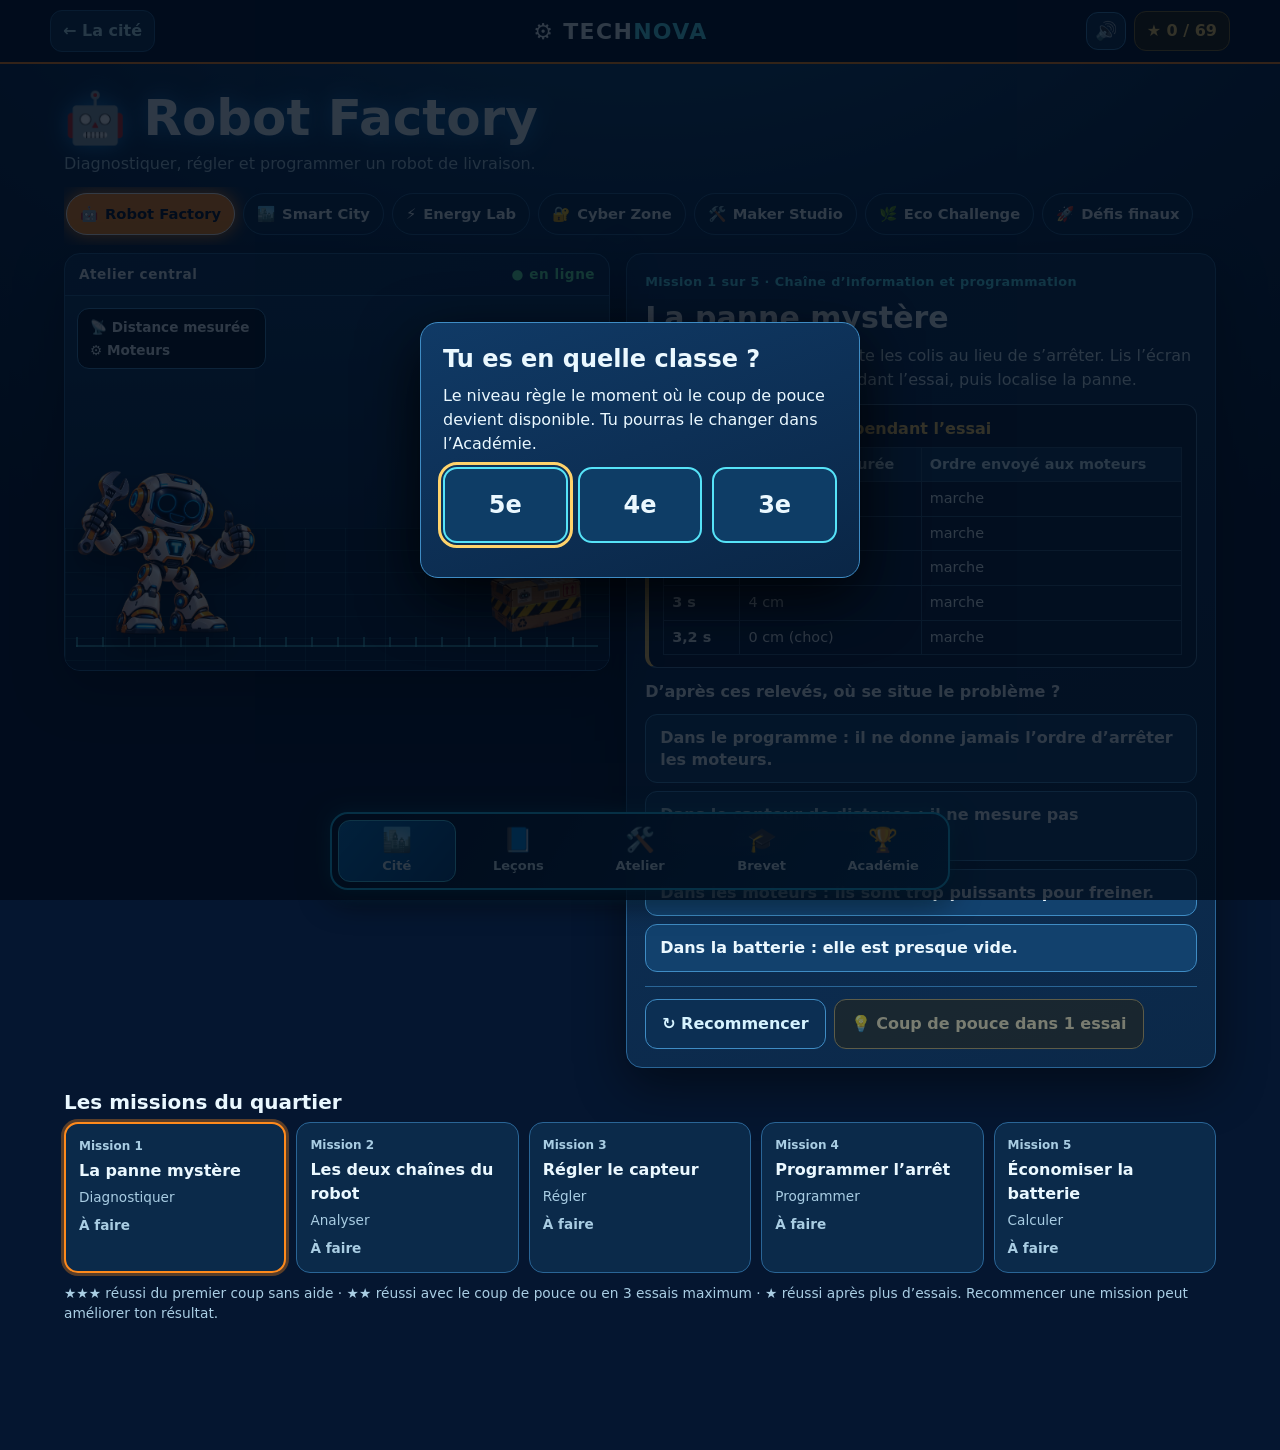
<file: quartier.html>
<!doctype html>
<html lang="fr">
<head>
<meta charset="utf-8">
<meta name="viewport" content="width=device-width,initial-scale=1,viewport-fit=cover">
<meta name="theme-color" content="#04142c">
<title>Quartier — TECHNOVA</title>
<link rel="icon" href="./assets/icone-robot.webp">
<link rel="stylesheet" href="./technova.css">
</head>
<body>
<header class="top">
  <a class="back" href="./index.html">← La cité</a>
  <div class="brand">⚙ TECH<b>NOVA</b></div>
  <div class="stars" data-tn-stars>★ 0</div>
</header>
<main>
  <section class="intro">
    <h1 id="zoneTitle">Quartier</h1>
    <p id="zoneDesc"></p>
    <nav class="zone-tabs" id="zoneTabs" aria-label="Changer de quartier"></nav>
  </section>

  <section class="workbench" id="workbench">
    <div class="panel scene-wrap">
      <div class="scene-head"><span id="sceneName">Atelier</span><span class="live">● en ligne</span></div>
      <div class="scene" id="scene"></div>
    </div>
    <div class="panel console">
      <p class="kicker" id="missionNum"></p>
      <h2 id="missionTitle"></h2>
      <p class="objective" id="objective"></p>
      <div id="activity"></div>
      <div class="hint-box" id="hintBox" hidden></div>
      <div class="feedback" id="feedback" role="status" aria-live="polite"></div>
      <div class="actions">
        <button type="button" class="ghost" id="retryBtn">↻ Recommencer</button>
        <button type="button" class="ghost hint-btn" id="hintBtn">💡 Coup de pouce</button>
        <button type="button" class="primary" id="nextBtn" hidden>Mission suivante</button>
      </div>
    </div>
  </section>

  <section class="path">
    <h2>Les missions du quartier</h2>
    <div class="mission-cards" id="missionCards"></div>
    <p class="small" style="margin-top:10px">★★★ réussi du premier coup sans aide · ★★ réussi avec le coup de pouce ou en 3 essais maximum · ★ réussi après plus d’essais. Recommencer une mission peut améliorer ton résultat.</p>
  </section>
</main>
<script type="application/json" id="missions-data">{"r1":{"type":"qcm","scene":{"type":"robot","nom":"Atelier central"},"consigne":"Le robot de livraison percute les colis au lieu de s’arrêter. Lis l’écran de contrôle enregistré pendant l’essai, puis localise la panne.","doc":{"titre":"Écran de contrôle pendant l’essai","table":{"head":["Temps","Distance mesurée","Ordre envoyé aux moteurs"],"rows":[["0 s","62 cm","marche"],["1 s","41 cm","marche"],["2 s","19 cm","marche"],["3 s","4 cm","marche"],["3,2 s","0 cm (choc)","marche"]]}},"question":"D’après ces relevés, où se situe le problème ?","options":[{"t":"Dans le programme : il ne donne jamais l’ordre d’arrêter les moteurs.","ok":true,"fb":"Les mesures diminuent normalement, mais l’ordre reste « marche » jusqu’au choc : c’est le traitement de l’information qui est en cause."},{"t":"Dans le capteur de distance : il ne mesure pas correctement.","ok":false,"fb":"Regarde la colonne « Distance mesurée » : les valeurs diminuent bien à mesure que le robot approche. Le capteur fait son travail."},{"t":"Dans les moteurs : ils sont trop puissants pour freiner.","ok":false,"fb":"Les moteurs n’ont jamais reçu l’ordre de s’arrêter : leur puissance n’est pas en cause."},{"t":"Dans la batterie : elle est presque vide.","ok":false,"fb":"Avec une batterie vide, le robot ralentirait ou s’arrêterait. Ici, capteur et moteurs fonctionnent."}],"hint":"Compare les deux colonnes : la distance change-t-elle ? L’ordre envoyé aux moteurs change-t-il ?","retenir":"Pour diagnostiquer une panne, on vérifie chaque maillon : acquisition (capteur), traitement (programme), action (moteurs)."},"r2":{"type":"select","scene":{"type":"robot","nom":"Atelier central"},"consigne":"Un système automatisé possède une chaîne d’information (acquérir, traiter, communiquer) et une chaîne d’énergie (alimenter, distribuer, convertir, transmettre). Associe chaque composant du robot à sa fonction.","question":"Quelle fonction assure chaque composant ?","choices":["Acquérir","Traiter","Communiquer","Alimenter","Convertir","Transmettre"],"rows":[{"t":"📡 Capteur à ultrasons","ok":["Acquérir"],"fb":"il mesure une grandeur de l’environnement (la distance) : il acquiert une information."},{"t":"🧠 Carte programmable","ok":["Traiter"],"fb":"elle exécute le programme et décide : elle traite l’information."},{"t":"📶 Module Bluetooth","ok":["Communiquer"],"fb":"il envoie l’état du robot à la tablette du livreur : il communique."},{"t":"🔋 Batterie","ok":["Alimenter"],"fb":"elle fournit l’énergie électrique à tout le robot : elle alimente."},{"t":"⚙️ Moteur électrique","ok":["Convertir"],"fb":"il transforme l’énergie électrique en énergie mécanique : il convertit."},{"t":"🔩 Engrenages et roues","ok":["Transmettre"],"fb":"ils transmettent le mouvement du moteur jusqu’au sol : ils transmettent."}],"hint":"Demande-toi pour chaque composant : est-ce qu’il manipule une information (une mesure, un ordre, un message) ou de l’énergie ?","retenir":"Chaîne d’information : acquérir → traiter → communiquer. Chaîne d’énergie : alimenter → distribuer → convertir → transmettre."},"r3":{"type":"robotSim","scene":{"type":"robot","nom":"Atelier central"},"consigne":"Le programme arrête les moteurs quand la distance mesurée devient inférieure à un seuil. Mais le robot ne s’immobilise pas instantanément.","doc":{"titre":"Fiche technique et cahier des charges","lignes":["Vitesse du robot : 20 cm/s.","Après l’ordre d’arrêt, le robot parcourt encore 12 cm avant de s’immobiliser (temps de réaction + freinage).","Cahier des charges : pour que la pince saisisse le colis, le robot doit s’immobiliser entre 5 cm et 10 cm du colis."]},"question":"Choisis le seuil de détection, puis lance l’essai sur la piste.","min":5,"max":40,"start":10,"freinage":12,"cible":[5,10],"hint":"Distance d’arrêt = seuil − 12 cm. Quel seuil donne une distance d’arrêt entre 5 et 10 cm ?","retenir":"Régler un capteur, c’est tenir compte de tout le système : ici, le seuil doit inclure la distance de freinage."},"r4":{"type":"robotAlgo","scene":{"type":"robot","nom":"Atelier central"},"consigne":"Complète le programme du robot : il doit avancer tant que la voie est libre et s’arrêter quand un colis est à moins de 20 cm. Le programme tourne en boucle.","question":"Place une étiquette dans chaque case, puis exécute le programme.","blocks":[{"id":"mesurer","t":"Mesurer la distance","k":"action"},{"id":"lt","t":"distance < 20 cm","k":"cond"},{"id":"gt","t":"distance > 20 cm","k":"cond"},{"id":"stop","t":"Arrêter les moteurs","k":"action"},{"id":"avancer","t":"Avancer","k":"action"},{"id":"reculer","t":"Reculer","k":"action"}],"hint":"À chaque tour de boucle, le robot doit d’abord obtenir une mesure à jour. Ensuite seulement il peut comparer et agir.","retenir":"Une boucle répète les instructions ; une condition (SI… ALORS… SINON) choisit l’action selon une mesure. Sans nouvelle mesure à chaque tour, le robot ne réagit pas."},"r5":{"type":"numeric","scene":{"type":"robot","nom":"Atelier central"},"consigne":"Pendant ses tournées, le robot reste souvent à l’arrêt devant les portes, moteurs alimentés. On veut couper l’alimentation des moteurs pendant ces arrêts, en gardant le capteur actif.","doc":{"titre":"Données de la tournée","lignes":["Puissance des moteurs alimentés : 6 W (qu’ils tournent ou non).","Puissance du capteur : 0,2 W en permanence.","Une tournée dure 1 h, dont 20 min d’arrêts devant les portes.","Énergie (Wh) = puissance (W) × durée (h)."]},"question":"Quelle énergie économise-t-on à chaque tournée en coupant les moteurs pendant les arrêts ?","unit":"Wh","answer":2,"tol":0.05,"errors":[{"v":120,"fb":"Tu as multiplié 6 W par 20 minutes. Dans la formule, la durée doit être en heures : 20 min = 1/3 h."},{"v":6,"fb":"6 Wh correspond aux moteurs alimentés pendant toute l’heure. On ne coupe que pendant les 20 minutes d’arrêt."},{"v":4,"fb":"Tu as calculé l’énergie pendant les 40 minutes de roulage. Or l’économie concerne les 20 minutes d’arrêt."},{"v":2.07,"tol":0.03,"fb":"Le capteur reste actif : son énergie n’est pas économisée. Ne compte que les moteurs."},{"v":0.33,"tol":0.01,"fb":"0,33 h est la durée des arrêts. Multiplie-la par la puissance des moteurs."}],"hint":"20 min = 20 ÷ 60 h. Économie = 6 W × cette durée.","retenir":"On calcule une énergie avec E = P × t, en convertissant toujours la durée en heures pour obtenir des Wh."},"s1":{"type":"lampSim","scene":{"type":"image","src":"./assets/eclairage-jour.webp","alt":"Rue d’une ville intelligente avec des lampadaires connectés","nom":"Centre de contrôle urbain"},"consigne":"Un lampadaire est piloté par un capteur de luminosité. Il doit éclairer dès le crépuscule et toute la nuit, mais rester éteint en journée, même quand le ciel est très couvert.","doc":{"titre":"Relevés du capteur sur une journée d’hiver","lignes":["Journée très couverte : jusqu’à 800 lux seulement.","Aube (7 h) et crépuscule (18 h) : environ 60 lux.","Nuit : moins de 5 lux."]},"question":"Complète la règle du lampadaire, puis simule la journée.","seuils":[1,10,50,100,200,500,1000,5000],"lux":[0.3,0.3,0.3,0.3,0.3,0.5,5,60,800,1500,2500,3000,3000,2800,2500,1800,1200,800,60,5,0.5,0.3,0.3,0.3],"hint":"Le seuil doit être plus grand que la luminosité du crépuscule (60 lux) et plus petit que celle d’un jour couvert (800 lux).","retenir":"Un automatisme compare une mesure à un seuil. Le seuil se choisit à partir de mesures réelles, en pensant aux cas limites."},"s2":{"type":"traffic","scene":{"type":"image","src":"./assets/carrefour.webp","alt":"Carrefour avec feux tricolores et passage piéton","nom":"Carrefour du collège"},"consigne":"Programme le cycle des feux d’un passage piéton. Le cycle démarre avec les voitures au vert et se répète ensuite en boucle.","question":"Construis le cycle état par état, puis teste-le.","states":[{"id":"A","t":"Voitures vert · piétons rouge","car":"v","ped":"r"},{"id":"B","t":"Voitures orange · piétons rouge","car":"o","ped":"r"},{"id":"C","t":"Voitures rouge · piétons rouge","car":"r","ped":"r"},{"id":"D","t":"Voitures rouge · piétons vert","car":"r","ped":"v"},{"id":"E","t":"Voitures vert · piétons vert","car":"v","ped":"v","danger":true,"fb":"L’état « tous au vert » autorise voitures et piétons en même temps : il ne doit jamais apparaître."}],"transitions":{"AB":"ok","BC":"ok","CD":"ok","DC":"ok","CA":"ok","AC":"Le feu voitures passe du vert au rouge sans orange : les conducteurs n’ont pas le temps de s’arrêter.","AD":"Les piétons reçoivent le vert alors que les voitures viennent d’avoir le vert : il faut d’abord l’orange puis une phase tout au rouge.","BD":"Les piétons passent au vert juste après l’orange : une voiture peut encore être engagée. Ajoute une phase tout au rouge.","BA":"L’orange annonce le rouge, pas le retour au vert.","DA":"Les voitures repartent dès que le feu piéton passe au rouge : un piéton encore sur le passage serait en danger. Il faut une phase tout au rouge.","DB":"Après le vert piéton, on ne passe pas à l’orange voitures : l’orange sert à arrêter les voitures, pas à les relancer.","CB":"L’orange se place entre le vert et le rouge des voitures, pas après le rouge."},"hint":"Entre deux autorisations de passage (voitures puis piétons, piétons puis voitures), il faut toujours une phase où tout le monde est au rouge.","retenir":"Un cycle de feux est une séquence d’états. Pour la sécurité, on teste toutes les transitions, y compris le retour au début de la boucle."},"s3":{"type":"select","scene":{"type":"image","src":"./assets/maison-connectee.webp","alt":"Maison connectée avec thermostat et panneaux solaires","nom":"Maison connectée"},"consigne":"Le thermostat programmable mesure la température et pilote le chauffage pour atteindre une consigne. Règle le programme de la semaine de la famille Martin.","doc":{"titre":"Recommandations pour un chauffage économe","lignes":["Pièces occupées en journée : 19 °C.","Chambres la nuit : 16 à 17 °C.","Absence de la journée : 16 °C.","Absence de plus de 48 h : mode hors-gel (environ 8 °C).","Chaque degré de moins réduit la consommation de chauffage d’environ 7 %."]},"question":"Quelle consigne programmer pour chaque situation ?","choices":["8 °C (hors-gel)","16 °C","17 °C","19 °C","21 °C"],"rows":[{"t":"Salon, mercredi à 18 h : toute la famille est là","ok":["19 °C"],"fb":"pièce occupée : 19 °C. Au-dessus, on chauffe plus que nécessaire."},{"t":"Chambres, de 23 h à 7 h","ok":["16 °C","17 °C"],"fb":"la nuit, dans les chambres, 16 à 17 °C suffisent."},{"t":"Toute la maison, mardi de 9 h à 17 h : personne","ok":["16 °C"],"fb":"maison vide pour la journée : 16 °C, inutile de chauffer à 19 °C."},{"t":"Toute la maison, une semaine de vacances","ok":["8 °C (hors-gel)"],"fb":"absence de plus de 48 h : le mode hors-gel protège la maison sans la chauffer."}],"hint":"Pour chaque ligne, cherche d’abord si la pièce est occupée, et pendant combien de temps elle ne l’est pas.","retenir":"Une régulation compare la température mesurée à une consigne. Programmer des consignes adaptées aux usages évite de chauffer pour rien."},"e1":{"type":"order","scene":{"type":"image","src":"./assets/eclairage-nuit.webp","alt":"Lampadaires allumés la nuit","nom":"Laboratoire des énergies"},"consigne":"Un lampadaire autonome fonctionne sans être relié au réseau électrique : il récupère l’énergie le jour et éclaire la nuit.","question":"Reconstitue sa chaîne d’énergie, de la source jusqu’à l’usage. Deux étiquettes sont des pièges.","items":[{"t":"☀️ Rayonnement solaire","why":"C’est la source d’énergie : elle est au début de la chaîne."},{"t":"🔲 Panneau photovoltaïque","why":"Il convertit l’énergie lumineuse en énergie électrique : il vient juste après la source."},{"t":"🔋 Batterie","why":"Elle stocke l’énergie produite le jour pour la nuit : elle se place entre le panneau et la lampe."},{"t":"💡 Lampe LED","why":"Elle convertit l’énergie électrique en lumière : c’est l’usage final, en dernier."},{"t":"🌬️ Éolienne","fb":"Ce lampadaire n’a pas d’éolienne : sa seule source est le Soleil."},{"t":"⚙️ Moteur électrique","fb":"Un moteur convertit l’électricité en mouvement. Ici, rien ne bouge : l’énergie finale est lumineuse."}],"answer":[0,1,2,3],"hint":"Pose-toi trois questions : d’où vient l’énergie ? qu’est-ce qui la rend électrique ? comment est-elle encore disponible la nuit ?","retenir":"Panneau photovoltaïque : lumineuse → électrique. Batterie : stockage (électrique ↔ chimique). LED : électrique → lumineuse."},"e2":{"type":"numeric","scene":{"type":"image","src":"./assets/scene-lampes.webp","alt":"Deux lampes de bureau allumées","nom":"Banc d’essai des lampes"},"consigne":"Au CDI, une lampe halogène de 50 W est remplacée par une lampe LED de 6 W qui éclaire autant. La lampe est allumée 4 h par jour, 365 jours par an.","doc":{"titre":"Rappels","lignes":["Énergie (Wh) = puissance (W) × durée (h).","1 kWh = 1 000 Wh."]},"question":"Quelle énergie économise-t-on en un an ? Arrondis au kWh.","unit":"kWh","answer":64,"tol":0.6,"errors":[{"v":64240,"tol":1,"fb":"Ton calcul est juste, mais en Wh. Convertis en kWh (divise par 1 000)."},{"v":73,"tol":0.6,"fb":"73 kWh, c’est la consommation de l’halogène sur un an. On demande l’économie : la différence entre les deux lampes."},{"v":9,"tol":0.4,"fb":"Environ 9 kWh, c’est la consommation de la LED sur un an. On demande l’économie."},{"v":176,"tol":0.6,"fb":"176 Wh, c’est l’économie pour une seule journée. Multiplie par 365 et convertis en kWh."},{"v":0.18,"tol":0.01,"fb":"Tu as l’économie d’une journée en kWh. Multiplie par 365 jours."}],"hint":"Économie de puissance : 50 − 6 = 44 W. Durée sur un an : 4 h × 365. Puis convertis les Wh en kWh.","retenir":"Pour comparer deux appareils qui rendent le même service, on compare leurs énergies consommées sur la même durée."},"e3":{"type":"microgrid","scene":{"type":"image","src":"./assets/scene-ecole.webp","alt":"École équipée de panneaux solaires au crépuscule","nom":"Micro-réseau de l’école"},"consigne":"L’école veut éclairer sa cour et son parvis avec 12 luminaires, 5 h chaque soir, grâce à l’énergie solaire stockée le jour. Budget maximum : 1 200 €. En chargeant la batterie, environ 10 % de l’énergie produite est perdue.","question":"Choisis l’éclairage, le nombre de panneaux et de batteries, puis simule.","heures":5,"rendement":0.9,"budget":1200,"hint":"Commence par calculer le besoin avec chaque type de lampe (puissance × 5 h). Avec un besoin plus petit, tout le reste devient plus petit.","retenir":"Dimensionner un système énergétique, c’est équilibrer production, stockage et consommation. Réduire le besoin est souvent le levier le plus efficace."},"c1":{"type":"spot","scene":{"type":"icon","icone":"📧","nom":"Centre de cybersécurité"},"consigne":"Ce message est arrivé dans ta messagerie. Avant de faire quoi que ce soit, examine-le.","question":"Touche tous les détails suspects du message. Attention : certains détails sont normaux.","lignes":[{"label":"De :","segs":[{"t":"Service ENT <securite@ent-technova-verif.com>","sus":true,"fb":"L’adresse imite celle de l’ENT, mais le domaine « ent-technova-verif.com » n’est pas celui du collège."}]},{"label":"Objet :","segs":[{"t":"URGENT : votre compte sera supprimé dans 2 heures","sus":true,"fb":"L’urgence et la menace poussent à agir sans réfléchir : c’est une technique classique."}]},{"label":"Reçu :","segs":[{"t":"mardi 14 octobre, 08:12","sus":false,"fb":"La date et l’heure de réception n’ont rien de suspect."}]},{"cls":"mail-body","segs":[{"t":"Cher utilisateur,","sus":true,"fb":"Le message ne t’appelle pas par ton nom : il a été envoyé en masse."}]},{"cls":"mail-body","segs":[{"t":"Suite à une mise à jour, nous devons vérifier votre compte.","sus":false,"fb":"Seule, cette phrase n’a rien d’anormal : les vrais services font aussi des mises à jour."}]},{"cls":"mail-body","segs":[{"t":"Se connecter à l’ENT","sous":"le lien mène en réalité à http://ent-verif.xyz/login","lien":true,"sus":true,"fb":"Le texte du lien ne correspond pas à sa vraie destination, un site inconnu en .xyz."}]},{"cls":"mail-body","segs":[{"t":"Saisissez votre identifiant et votre mot de passe pour confirmer.","sus":true,"fb":"Aucun service sérieux ne demande ton mot de passe par message."}]},{"cls":"mail-body","segs":[{"t":"L’équipe numérique","sus":false,"fb":"Une signature est normale, même si elle ne prouve rien."}]}],"hint":"Vérifie l’adresse de l’expéditeur, le ton du message, la vraie destination du lien et ce qu’on te demande de faire.","retenir":"Face à un message douteux : ne pas cliquer, ne rien saisir, vérifier en allant soi-même sur le site officiel, et signaler le message."},"c2":{"type":"order","scene":{"type":"icon","icone":"🌐","nom":"Salle des serveurs"},"consigne":"Un élève ouvre l’ENT depuis un ordinateur du CDI. Sa requête traverse plusieurs équipements avant d’atteindre le serveur.","question":"Remets dans l’ordre les équipements traversés. Deux étiquettes sont des pièges.","items":[{"t":"💻 Ordinateur du CDI","why":"La requête part de l’ordinateur de l’élève : il est au début."},{"t":"🔀 Commutateur du collège","why":"Le commutateur (switch) relie les ordinateurs du réseau local : c’est le premier équipement après le poste."},{"t":"📡 Routeur du collège","why":"Le routeur fait le lien entre le réseau du collège et Internet : il vient après le commutateur."},{"t":"🌐 Internet (routeurs du fournisseur d’accès)","why":"La requête traverse ensuite les routeurs d’Internet, entre le collège et le serveur."},{"t":"🖥️ Serveur de l’ENT","why":"Le serveur est la destination : il est en dernier."},{"t":"🖨️ Imprimante réseau","fb":"L’imprimante est bien sur le réseau local, mais la requête vers l’ENT n’a aucune raison d’y passer."},{"t":"💾 Clé USB","fb":"Une clé USB stocke des fichiers ; ce n’est pas un équipement du réseau."}],"answer":[0,1,2,3,4],"hint":"Le commutateur relie les machines d’un même réseau local ; le routeur relie des réseaux différents entre eux.","retenir":"Réseau local : postes reliés par un commutateur. Le routeur relie ce réseau à Internet. Chaque machine est repérée par une adresse IP."},"c3":{"type":"multi","scene":{"type":"icon","icone":"🛡️","nom":"Centre de cybersécurité"},"consigne":"Ton compte ENT contient tes notes, tes messages et tes devoirs. Tu veux le protéger sérieusement.","question":"Sélectionne toutes les mesures qui protègent vraiment ton compte.","options":[{"t":"Activer la double authentification","ok":true},{"t":"Utiliser un mot de passe différent pour chaque service","ok":true},{"t":"Se déconnecter après avoir utilisé un ordinateur partagé","ok":true},{"t":"Utiliser le même mot de passe robuste partout","ok":false,"fb":"si un seul site est piraté, tous tes comptes tombent. Un mot de passe ne doit servir qu’à un seul service."},{"t":"Changer juste le chiffre à la fin chaque mois (Lucas01, Lucas02…)","ok":false,"fb":"ce changement est prévisible : quelqu’un qui connaît l’ancien mot de passe essaiera le suivant."},{"t":"Enregistrer son mot de passe dans le navigateur des ordinateurs du CDI","ok":false,"fb":"sur un poste partagé, l’élève suivant pourrait ouvrir ta session."}],"hint":"Pour chaque proposition, imagine ce qui se passe si quelqu’un découvre un de tes mots de passe, ou utilise l’ordinateur après toi.","retenir":"Un mot de passe long et unique par service, la double authentification et la déconnexion sur les postes partagés se complètent."},"m1":{"type":"select","scene":{"type":"icon","icone":"📱","nom":"Atelier de prototypage"},"consigne":"La classe conçoit un support de téléphone. Avant de dessiner, il faut écrire le cahier des charges : ce que l’objet doit faire (fonctions) et les limites à respecter (contraintes).","question":"Classe chaque phrase.","choices":["Fonction","Contrainte","Hors sujet"],"rows":[{"t":"Maintenir le téléphone incliné pour regarder une vidéo","ok":["Fonction"],"fb":"c’est un service rendu par le support : une fonction."},{"t":"Coûter moins de 3 €","ok":["Contrainte"],"fb":"c’est une limite imposée au concepteur : une contrainte."},{"t":"Accueillir des téléphones de 6,5 à 8 cm de large","ok":["Contrainte"],"fb":"c’est une limite chiffrée que la solution doit respecter : une contrainte."},{"t":"Être fabriqué avec l’imprimante 3D du collège","ok":["Contrainte"],"fb":"le procédé de fabrication est imposé : c’est une contrainte."},{"t":"Permettre de recharger le téléphone sans le retirer","ok":["Fonction"],"fb":"c’est un service rendu à l’utilisateur : une fonction."},{"t":"Le téléphone possède un écran OLED","ok":["Hors sujet"],"fb":"cela décrit le téléphone, pas le support à concevoir."}],"hint":"Une fonction commence souvent par un verbe d’action au service de l’utilisateur. Une contrainte fixe une limite : prix, dimensions, matériau, procédé…","retenir":"Le cahier des charges décrit les fonctions de l’objet et les contraintes à respecter, si possible avec des critères mesurables."},"m2":{"type":"qcm","scene":{"type":"icon","icone":"🧱","nom":"Atelier de prototypage"},"consigne":"Le cahier des charges impose une fabrication avec l’imprimante 3D du collège. Cette imprimante n’a pas d’enceinte fermée. Le budget est serré.","doc":{"titre":"Fiche matériaux","table":{"head":["Matériau","Imprimable en 3D ?","Remarques","Prix"],"rows":[["PLA","Oui, facilement","Rigide, issu de matières végétales","€"],["ABS","Oui, mais enceinte fermée nécessaire","Résistant aux chocs, se déforme et dégage des vapeurs à l’air libre","€"],["Contreplaqué","Non (découpe laser)","Rigide et léger","€"],["Acier","Non (atelier de métallerie)","Très rigide, lourd","€€€"]]}},"question":"Quel matériau choisir pour le support ?","options":[{"t":"Le PLA","ok":true,"fb":"Imprimable sans enceinte, rigide et bon marché : il respecte toutes les contraintes."},{"t":"L’ABS","ok":false,"fb":"Il est imprimable, mais sans enceinte fermée il se déforme et dégage des vapeurs. L’imprimante du collège n’en a pas."},{"t":"Le contreplaqué","ok":false,"fb":"Bon matériau, mais il se travaille à la découpeuse laser. Le cahier des charges impose l’impression 3D."},{"t":"L’acier","ok":false,"fb":"Trop cher, trop lourd, et impossible à travailler avec l’imprimante 3D."}],"hint":"Élimine d’abord les matériaux qui ne respectent pas la contrainte de fabrication, puis regarde les conditions d’impression.","retenir":"On choisit un matériau en croisant ses propriétés avec les contraintes du cahier des charges, procédé de fabrication compris."},"m3":{"type":"protoTest","scene":{"type":"proto","nom":"Banc d’essai"},"consigne":"Le crochet de porte-manteau imprimé en 3D doit porter un manteau de 2 kg en fléchissant de 2 mm au maximum. Pour économiser la matière, il doit être le plus fin possible.","question":"Fais des essais en changeant l’épaisseur, note les résultats, puis valide le meilleur réglage.","min":1,"max":8,"step":0.5,"start":6,"k":54,"rho":6,"fmax":2,"best":3,"hint":"Commence par une épaisseur qui tient, puis diminue pas à pas : le bon réglage est le dernier qui respecte encore 2 mm.","retenir":"Un prototype s’améliore par des essais notés : on modifie un seul paramètre à la fois et on compare au cahier des charges."},"o1":{"type":"numeric","scene":{"type":"icon","icone":"🚲","nom":"Observatoire écologique"},"consigne":"Léa habite à 3 km du collège. Elle y allait en voiture et passe au vélo pour l’aller et le retour, 180 jours par an.","doc":{"titre":"Émissions de gaz à effet de serre par personne et par km (ordre de grandeur)","table":{"head":["Mode de transport","kg CO₂e par km"],"rows":[["Voiture thermique, une personne","0,22"],["Bus","0,11"],["Vélo","0"],["Marche","0"]]}},"question":"Combien de kg de CO₂e Léa évite-t-elle en un an ? Arrondis à l’unité.","unit":"kg CO₂e","answer":238,"tol":1.5,"errors":[{"v":119,"tol":1.5,"fb":"Tu n’as compté qu’un seul trajet par jour. Léa fait l’aller ET le retour : 2 × 3 km."},{"v":1080,"tol":1,"fb":"1 080, c’est la distance parcourue en km sur l’année. Multiplie-la par les émissions par km."},{"v":1.32,"tol":0.02,"fb":"Ce sont les émissions d’une seule journée. Multiplie par 180 jours."}],"hint":"Distance par an : 2 × 3 km × 180 jours. Puis multiplie par 0,22 kg par km.","retenir":"Pour comparer des solutions de mobilité, on calcule l’impact sur une durée réaliste (une année) et pour un même service rendu."},"o2":{"type":"order","scene":{"type":"icon","icone":"♻️","nom":"Observatoire écologique"},"consigne":"Pour évaluer l’impact environnemental d’un smartphone, on étudie toutes les étapes de son cycle de vie.","question":"Remets les étapes du cycle de vie dans l’ordre. Une étiquette est un piège.","items":[{"t":"⛏️ Extraction des matières premières","why":"Tout commence par l’extraction des métaux et des matières : c’est la première étape."},{"t":"🏭 Fabrication","why":"Les matières sont transformées en composants puis assemblées : la fabrication suit l’extraction."},{"t":"🚚 Transport et distribution","why":"Une fois fabriqué, l’appareil est acheminé vers les magasins : cela vient après la fabrication."},{"t":"📱 Utilisation","why":"L’utilisation commence une fois l’appareil acheté, après sa distribution."},{"t":"♻️ Fin de vie (réemploi, recyclage)","why":"La fin de vie arrive quand l’appareil n’est plus utilisé : c’est la dernière étape."},{"t":"✏️ Conception","fb":"La conception n’est pas une étape du cycle de vie de l’objet : c’est le moment où l’on décide de l’impact de toutes les étapes (écoconception)."}],"answer":[0,1,2,3,4],"hint":"Suis le parcours de la matière : d’où vient-elle, que devient-elle, comment arrive-t-elle jusqu’à toi, et où finit-elle ?","retenir":"Cycle de vie : extraction → fabrication → transport → utilisation → fin de vie. L’écoconception agit sur toutes ces étapes."},"o3":{"type":"qcm","scene":{"type":"icon","icone":"📱","nom":"Observatoire écologique"},"consigne":"Pour un smartphone, la fabrication représente la plus grande part de l’impact environnemental, autour des trois quarts. La recharge pèse très peu.","question":"Quel geste réduit le plus l’impact de ton smartphone ?","options":[{"t":"Le garder plus longtemps et le faire réparer en cas de panne","ok":true,"fb":"Chaque année d’utilisation en plus évite une fabrication, la phase qui pèse le plus."},{"t":"Le recharger moins souvent","ok":false,"fb":"La recharge représente une petite part de l’impact. Le gain existe, mais il est faible."},{"t":"Le recycler chaque année pour un modèle plus économe en énergie","ok":false,"fb":"Changer souvent multiplie les fabrications, la phase la plus lourde. Recycler est utile en fin de vie, pas pour changer plus vite."},{"t":"Choisir un chargeur rapide","ok":false,"fb":"La vitesse de charge ne change pas l’énergie nécessaire, et un chargeur neuf est un objet de plus à fabriquer."}],"hint":"Relis la consigne : quelle étape du cycle de vie pèse le plus ? Quel geste permet d’éviter de la répéter ?","retenir":"Pour les appareils numériques, allonger la durée d’usage (réparer, réemployer) est le geste le plus efficace."},"f1":{"type":"steps","scene":{"type":"image","src":"./assets/eclairage-nuit.webp","alt":"Rue éclairée la nuit","nom":"Défi final"},"consigne":"La ville remplace ses 40 lampadaires et les pilote à distance. Trois étapes : calculer le gain, sécuriser le système, analyser l’automatisme.","steps":[{"type":"numeric","doc":{"titre":"Données","lignes":["40 lampadaires de 100 W remplacés par des lampadaires LED de 40 W.","Chaque lampadaire éclaire 4 000 h par an."]},"question":"Quelle énergie la ville économise-t-elle par an ?","unit":"kWh","answer":9600,"tol":1,"errors":[{"v":9600000,"tol":1,"fb":"Le calcul est juste, mais en Wh : divise par 1 000."},{"v":240,"tol":0.5,"fb":"240 kWh, c’est l’économie pour un seul lampadaire. Il y en a 40."},{"v":16000,"tol":1,"fb":"16 000 kWh, c’est la consommation des anciens lampadaires. On demande l’économie."},{"v":6400,"tol":1,"fb":"6 400 kWh, c’est la consommation des nouveaux lampadaires. On demande l’économie."}],"fb":"Reprends : économie par lampadaire (100 − 40 W) × 4 000 h, puis × 40 lampadaires, et convertis en kWh."},{"question":"Les techniciens pilotent les lampadaires depuis un logiciel en ligne. Quelle organisation protège le mieux ce système ?","options":[{"t":"Un compte par technicien, avec double authentification et mises à jour régulières","ok":true,"fb":"Des accès individuels, renforcés et à jour limitent les risques et permettent de savoir qui a fait quoi."},{"t":"Un seul compte administrateur avec un mot de passe très long, partagé par l’équipe","ok":false,"fb":"Un mot de passe partagé circule : une seule fuite ouvre tout, et on ne sait plus qui a fait quoi."},{"t":"Garder l’adresse du logiciel secrète","ok":false,"fb":"Cacher une adresse ne protège pas longtemps : les robots d’attaque testent toutes les adresses."},{"t":"Couper la connexion du système chaque nuit","ok":false,"fb":"C’est justement la nuit que les lampadaires doivent être pilotés."}]},{"question":"Chaque lampadaire baisse à 30 % de sa puissance quand un détecteur de présence ne voit personne. Dans cette chaîne, quel élément est l’actionneur ?","options":[{"t":"La lampe LED et son alimentation","ok":true,"fb":"C’est elle qui agit sur l’environnement en éclairant plus ou moins."},{"t":"Le détecteur de présence","ok":false,"fb":"Le détecteur acquiert une information : c’est un capteur."},{"t":"La carte de commande du lampadaire","ok":false,"fb":"La carte traite l’information et décide : elle n’agit pas directement."},{"t":"Le module radio vers la mairie","ok":false,"fb":"Le module radio communique l’état du lampadaire : il appartient à la fonction « communiquer »."}]}],"hint":"Étape 1 : différence de puissance × durée × nombre de lampadaires. Étape 3 : l’actionneur est l’élément qui agit sur le monde réel.","retenir":"Une solution technique s’évalue sur plusieurs critères à la fois : énergie, sécurité, fonctionnement."},"f2":{"type":"steps","scene":{"type":"robot","nom":"Atelier central"},"consigne":"L’entreprise veut un robot de livraison plus durable. Trois décisions à prendre : son programme, son matériau, sa réparabilité.","steps":[{"question":"Le robot doit éviter les obstacles et rentrer à sa base quand sa batterie descend sous 20 %. Quel programme convient ?","options":[{"t":"RÉPÉTER : mesurer distance et batterie ; SI batterie < 20 % ALORS rentrer à la base, SINON SI obstacle proche ALORS s’arrêter, SINON avancer","ok":true,"fb":"Les deux mesures sont mises à jour à chaque tour et la batterie faible est traitée en priorité."},{"t":"Mesurer la batterie au démarrage, puis RÉPÉTER : mesurer la distance ; SI obstacle proche ALORS s’arrêter, SINON avancer","ok":false,"fb":"La batterie n’est mesurée qu’une fois : le robot ne saura jamais qu’elle se vide pendant la tournée."},{"t":"RÉPÉTER : mesurer la distance ; SI obstacle proche ALORS rentrer à la base, SINON avancer","ok":false,"fb":"Le robot rentrerait à chaque obstacle, et la batterie n’est jamais surveillée."},{"t":"Mesurer distance et batterie ; SI batterie < 20 % ALORS rentrer, SINON avancer","ok":false,"fb":"Sans boucle, ces instructions ne s’exécutent qu’une fois, et l’obstacle n’est pas géré."}]},{"question":"Pour la coque, quel matériau est le plus cohérent avec un robot écoresponsable ?","doc":{"titre":"Comparatif","table":{"head":["Matériau","Masse de la coque","Recyclabilité","Prix"],"rows":[["Plastique recyclé","600 g","Recyclable","8 €"],["Aluminium","900 g","Très bien recyclable","20 €"],["Acier","1 800 g","Recyclable","12 €"],["Plastique neuf","550 g","Peu recyclé en pratique","6 €"]]}},"options":[{"t":"Le plastique recyclé","ok":true,"fb":"Léger (moins d’énergie à chaque trajet), issu du recyclage et peu cher : bon compromis."},{"t":"L’acier","ok":false,"fb":"Trois fois plus lourd : le robot consommerait davantage d’énergie à chaque déplacement."},{"t":"Le plastique neuf","ok":false,"fb":"Un peu plus léger, mais fabriqué à partir de matière neuve et peu recyclé en pratique."},{"t":"L’aluminium","ok":false,"fb":"Très bien recyclable, mais plus lourd et plus cher que le plastique recyclé pour ce petit robot."}]},{"question":"Quelle conception rend le robot le plus facile à réparer ?","options":[{"t":"Des pièces vissées, des vis standard et des pièces détachées disponibles","ok":true,"fb":"On remplace seulement la pièce défectueuse avec des outils courants : le robot dure plus longtemps."},{"t":"Une coque collée, plus étanche","ok":false,"fb":"La colle empêche d’ouvrir le robot sans le casser : la moindre panne peut le condamner."},{"t":"Une batterie soudée à la carte électronique","ok":false,"fb":"La batterie s’use la première : soudée, son remplacement devient presque impossible."},{"t":"Des vis spéciales que seul le fabricant peut ouvrir","ok":false,"fb":"Les réparations deviennent chères et dépendent d’un seul acteur."}]}],"hint":"Étape 1 : vérifie que chaque mesure est refaite à chaque tour de boucle. Étape 2 : un robot plus lourd consomme plus à chaque trajet.","retenir":"Un produit durable se pense dès la conception : programme fiable, matériaux adaptés, réparabilité."},"f3":{"type":"steps","scene":{"type":"icon","icone":"🏫","nom":"Défi final"},"consigne":"Le collège prépare son « campus du futur ». Trois choix à justifier : la mobilité, l’équipement numérique, les essais avant déploiement.","steps":[{"type":"numeric","doc":{"titre":"Données","lignes":["Un parent fait 8 km par jour en voiture pour déposer et reprendre son enfant.","Voiture thermique : 0,22 kg CO₂e par km.","140 jours de trajet par an."]},"question":"Combien de kg de CO₂e ces trajets émettent-ils en un an ?","unit":"kg CO₂e","answer":246.4,"tol":0.6,"errors":[{"v":1120,"tol":1,"fb":"1 120 est la distance annuelle en km. Multiplie par 0,22 kg par km."},{"v":1.76,"tol":0.02,"fb":"C’est l’émission d’une seule journée. Multiplie par 140 jours."},{"v":123.2,"tol":0.6,"fb":"Les 8 km comprennent déjà l’aller et le retour : ne divise pas par 2."}],"fb":"Reprends : 8 km × 140 jours × 0,22 kg/km."},{"question":"Le collège doit équiper une classe de 30 tablettes. Quel choix réduit le plus l’impact environnemental ?","options":[{"t":"Des tablettes reconditionnées, avec une garantie et des coques de protection","ok":true,"fb":"Le reconditionnement évite de fabriquer des appareils neufs, l’étape qui pèse le plus."},{"t":"Des tablettes neuves, plus économes en énergie à la recharge","ok":false,"fb":"La recharge pèse peu : fabriquer 30 appareils neufs pèse beaucoup plus."},{"t":"Des tablettes neuves, renouvelées tous les deux ans pour rester à jour","ok":false,"fb":"Renouveler souvent multiplie les fabrications."},{"t":"Des tablettes d’occasion sans garantie, au prix le plus bas","ok":false,"fb":"Sans garantie, les pannes risquent de les envoyer vite à la casse."}]},{"question":"Avant d’installer le nouveau système d’éclairage automatique dans tout le collège, que doit faire l’équipe ?","options":[{"t":"Tester un prototype dans une salle et vérifier sécurité, consommation et confort","ok":true,"fb":"Un essai en conditions réelles permet de corriger avant de déployer partout."},{"t":"Comparer seulement le prix d’achat des solutions","ok":false,"fb":"Le prix d’achat ne dit rien de la consommation, de la sécurité ou de la durée de vie."},{"t":"Installer partout d’un coup pour gagner du temps","ok":false,"fb":"Une erreur serait reproduite dans toutes les salles."},{"t":"Faire confiance à la fiche commerciale du fabricant","ok":false,"fb":"Une fiche commerciale ne remplace pas un essai dans les conditions du collège."}]}],"hint":"Étape 1 : distance annuelle × émissions par km. Étape 2 : quelle étape du cycle de vie d’un appareil numérique pèse le plus ?","retenir":"Concevoir un projet durable, c’est chiffrer les impacts, prolonger la vie des objets et tester avant de déployer."}}</script>
<script src="./core.js"></script>
<script src="./quartier.js"></script>
</body>
</html>
</file>
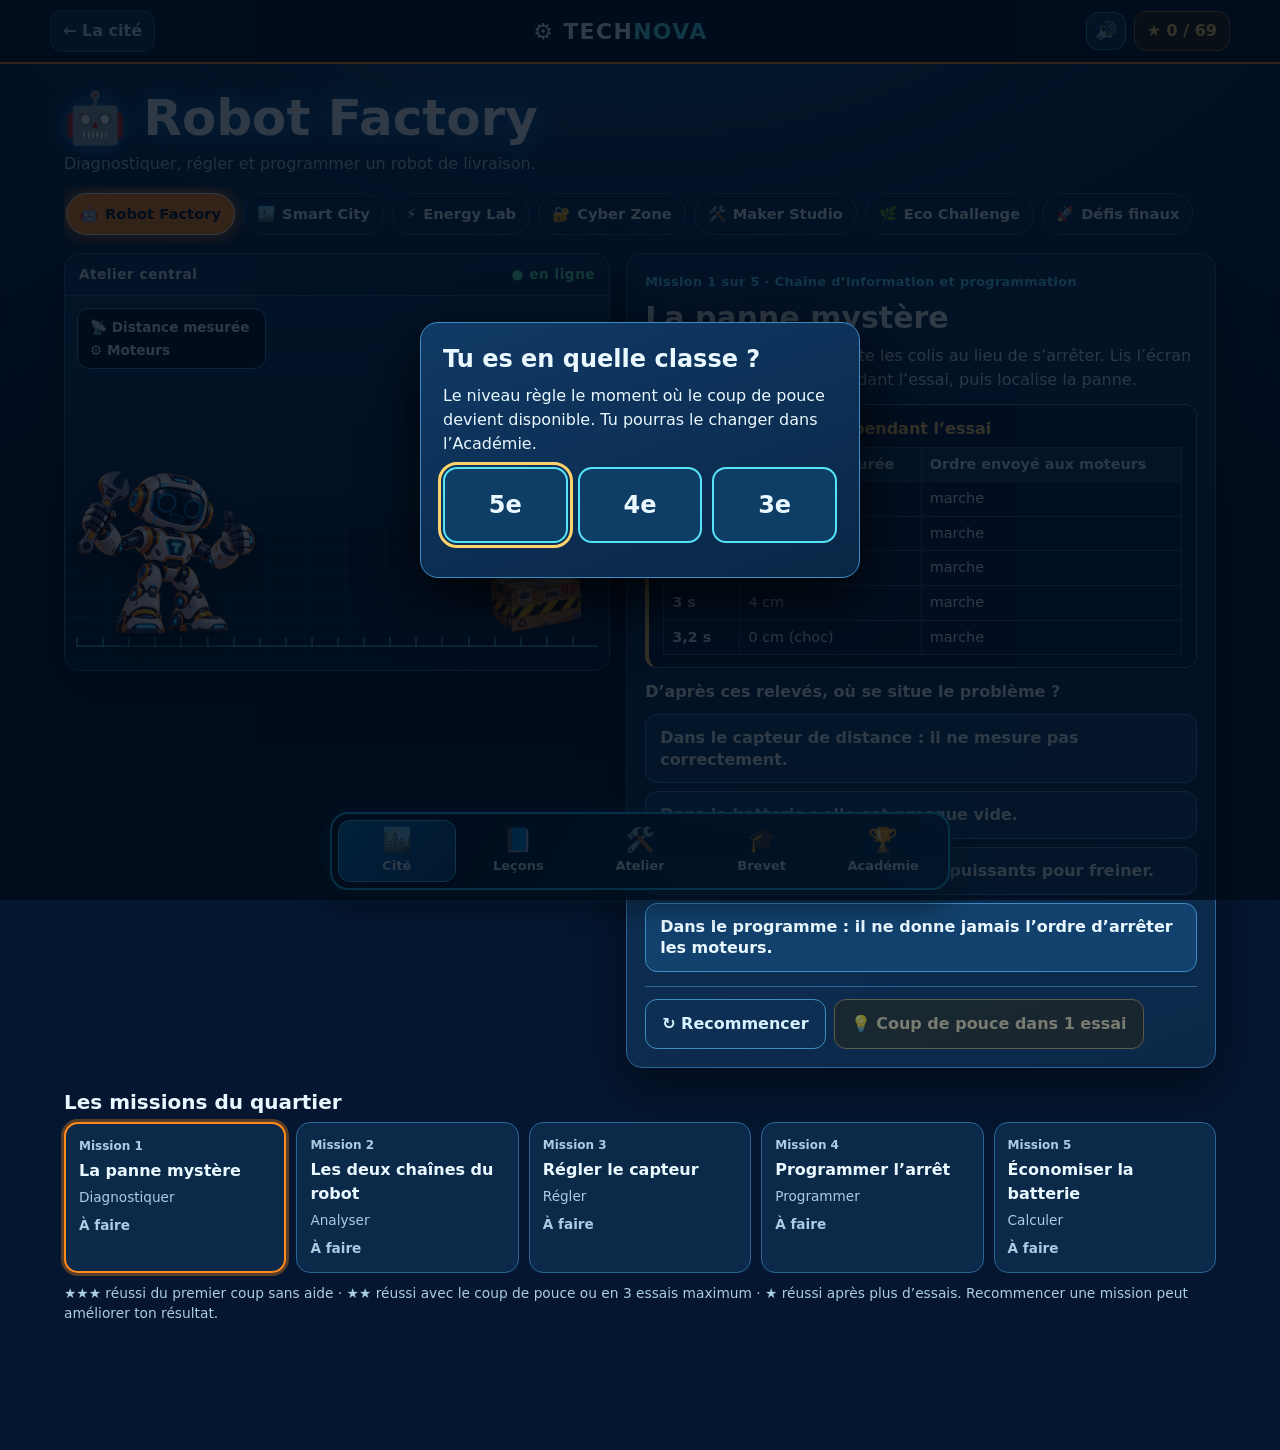
<file: robot.html>
<!doctype html><html lang="fr"><head><meta charset="utf-8"><title>TECHNOVA</title><meta http-equiv="refresh" content="0; url=./quartier.html?q=robot"><link rel="canonical" href="./quartier.html?q=robot"></head><body><p>Cette page a déménagé : <a href="./quartier.html?q=robot">continuer vers TECHNOVA</a>.</p><script>(function(){var q=window.location.search;var z=/zone=energy/.test(q)?'energy':/zone=maker/.test(q)?'maker':/zone=eco/.test(q)?'eco':null;window.location.replace(z?'./quartier.html?q='+z:'./quartier.html?q=robot');})();</script></body></html>
</file>
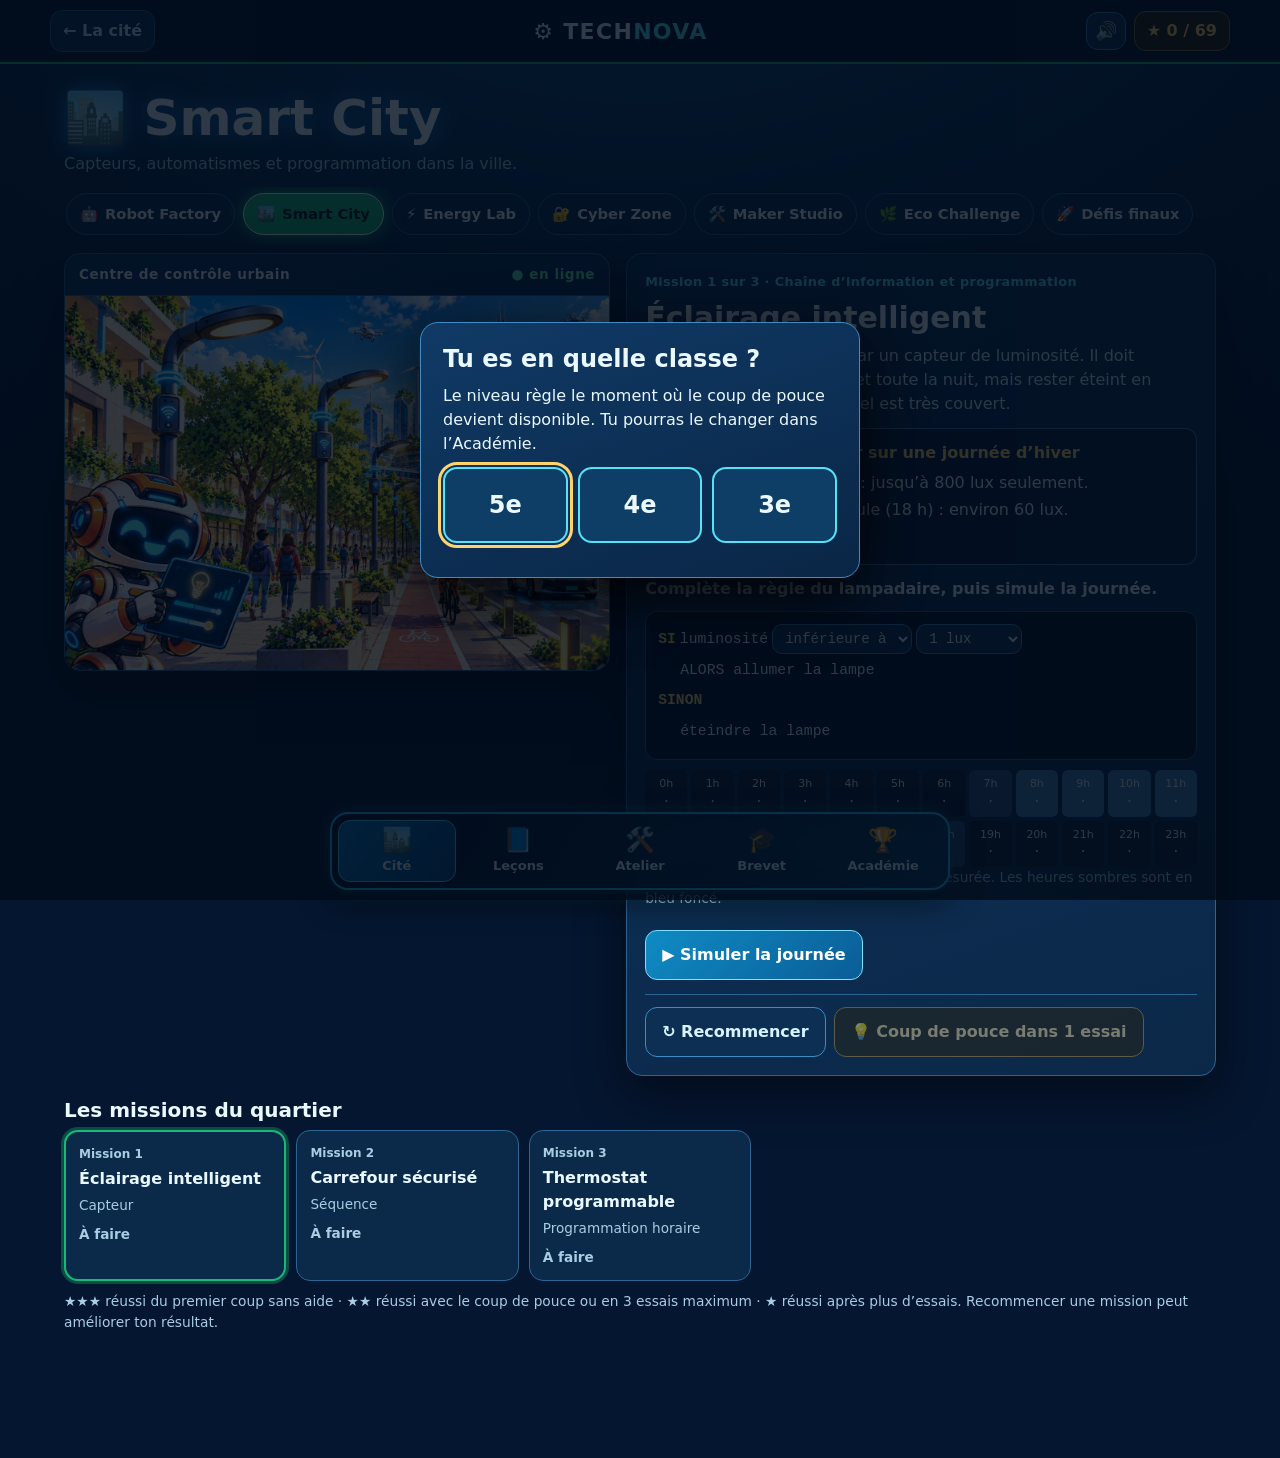
<file: v3-hd.html>
<!doctype html><html lang="fr"><head><meta charset="utf-8"><title>TECHNOVA</title><meta http-equiv="refresh" content="0; url=./quartier.html?q=smart"><link rel="canonical" href="./quartier.html?q=smart"></head><body><p>Cette page a déménagé : <a href="./quartier.html?q=smart">continuer vers TECHNOVA</a>.</p><script>(function(){var q=window.location.search;var z=/zone=energy/.test(q)?'energy':/zone=maker/.test(q)?'maker':/zone=eco/.test(q)?'eco':null;window.location.replace(z?'./quartier.html?q='+z:'./quartier.html?q=smart');})();</script></body></html>
</file>
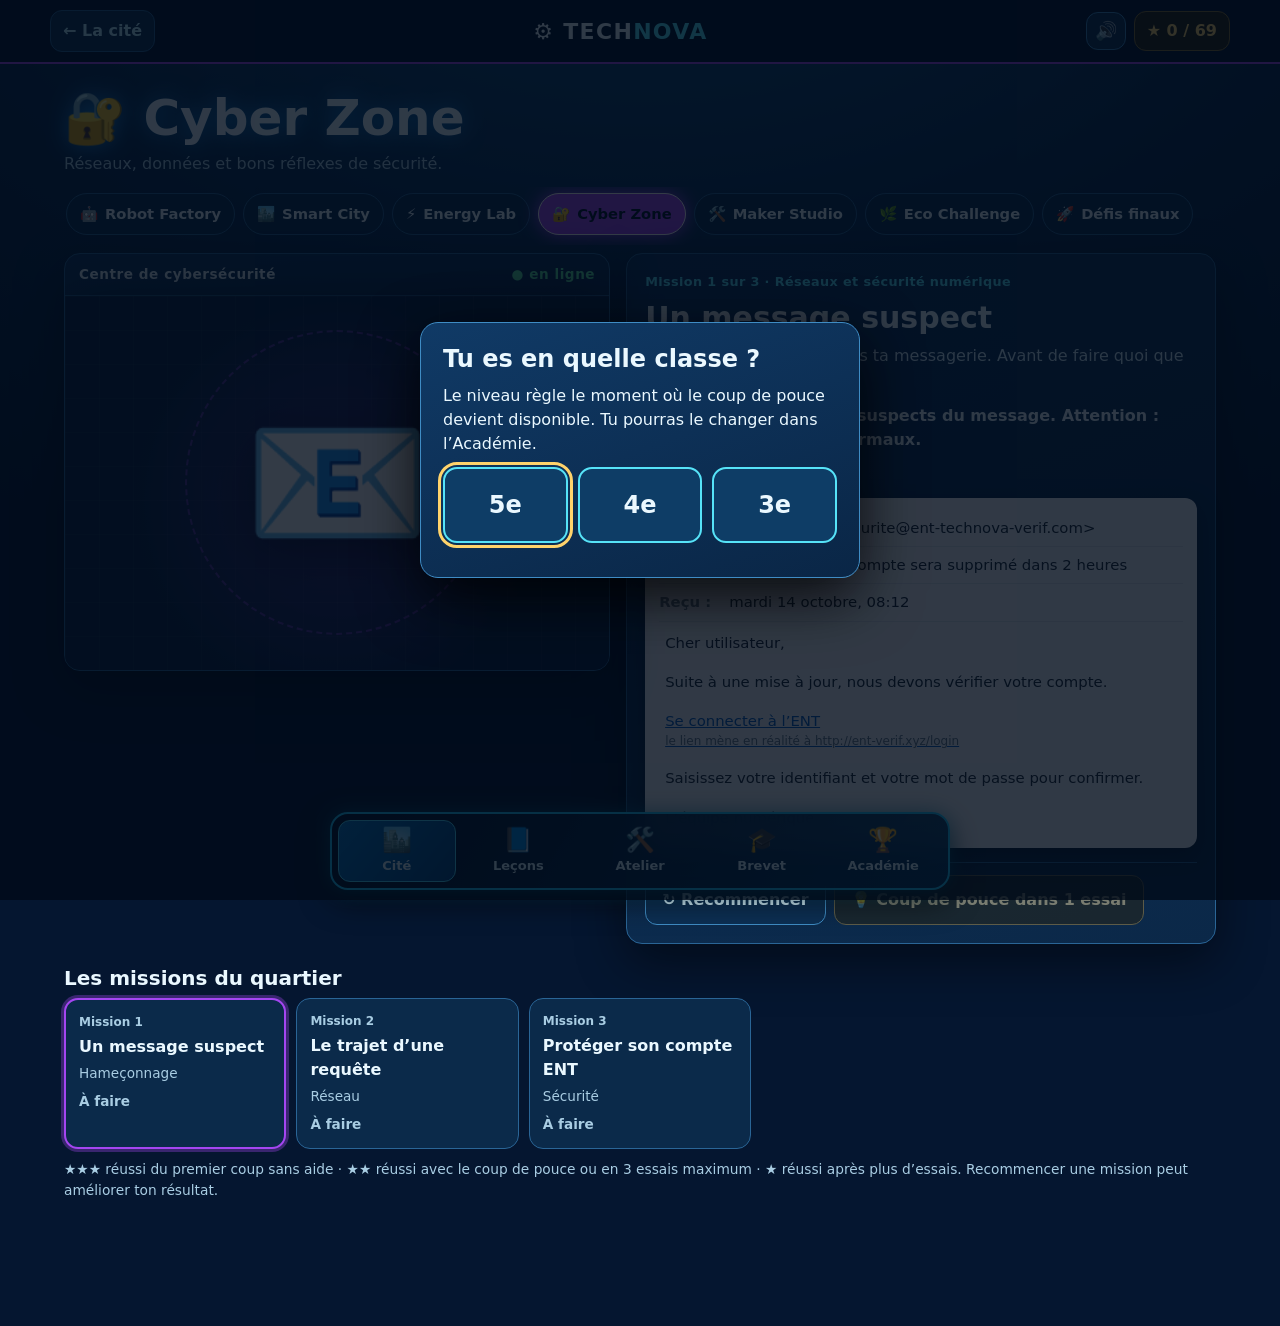
<file: v4.html>
<!doctype html><html lang="fr"><head><meta charset="utf-8"><title>TECHNOVA</title><meta http-equiv="refresh" content="0; url=./quartier.html?q=cyber"><link rel="canonical" href="./quartier.html?q=cyber"></head><body><p>Cette page a déménagé : <a href="./quartier.html?q=cyber">continuer vers TECHNOVA</a>.</p><script>(function(){var q=window.location.search;var z=/zone=energy/.test(q)?'energy':/zone=maker/.test(q)?'maker':/zone=eco/.test(q)?'eco':null;window.location.replace(z?'./quartier.html?q='+z:'./quartier.html?q=cyber');})();</script></body></html>
</file>
<file: technova.css>
/* TECHNOVA — feuille de style commune */
:root{
  --bg:#051630;--bg2:#0a2a50;--panel:#0b2848;--panel2:#0f3560;--line:#2a6596;--line2:#3f8cc4;
  --cyan:#56e3f8;--gold:#ffd36b;--text:#eaf8ff;--muted:#a9cde3;--ok:#5ff0a8;--bad:#ff9a86;--info:#9fdcff;
  --zone:#56e3f8;--zone-soft:#56e3f855;--radius:16px;
  color-scheme:dark;
}
*{box-sizing:border-box}
html{-webkit-text-size-adjust:100%;background:var(--bg)}
body{margin:0;min-height:100vh;font:16px/1.5 system-ui,-apple-system,"Segoe UI",Roboto,sans-serif;color:var(--text);
  background:radial-gradient(ellipse 120% 900px at 50% -120px,#1a5a8c 0%,#0a2a50 45%,var(--bg) 80%) no-repeat,var(--bg);padding-bottom:96px}
a{color:var(--cyan)}
button,input,select{font:inherit;color:inherit}
button{cursor:pointer;touch-action:manipulation}
button:disabled{cursor:default}
:focus-visible{outline:3px solid var(--gold);outline-offset:2px}
img{max-width:100%}
h1,h2,h3{line-height:1.2;margin:0 0 .4em}
p{margin:0 0 .7em}
.small{font-size:.86rem;color:var(--muted)}
[hidden]{display:none!important}

/* En-tête */
.top{position:sticky;top:0;z-index:20;display:flex;align-items:center;justify-content:space-between;gap:12px;
  padding:10px max(14px,calc((100vw - 1180px)/2));background:#04142cf0;border-bottom:2px solid var(--zone);
  -webkit-backdrop-filter:blur(10px);backdrop-filter:blur(10px)}
.back{color:#bdf2ff;text-decoration:none;font-weight:800;padding:8px 12px;border:1px solid var(--line);border-radius:12px;background:#0d3157;white-space:nowrap}
.back:hover{background:#13426f}
.brand{font-weight:900;letter-spacing:.06em;font-size:clamp(15px,2.6vw,22px);white-space:nowrap}
.brand b{color:var(--cyan)}
.stars{font-weight:900;color:var(--gold);padding:7px 12px;border:1px solid #8a6d2c;border-radius:12px;background:#2a2410;white-space:nowrap}

main{max-width:1180px;margin:0 auto;padding:18px 14px 20px}
.intro h1{font-size:clamp(30px,5.5vw,50px);margin:6px 0 4px;text-shadow:0 0 22px #1c86d6}
.intro p{color:var(--muted);max-width:68ch}

/* Onglets de quartiers */
.zone-tabs{display:flex;gap:8px;overflow-x:auto;padding:6px 2px 10px;margin:8px 0 6px;scrollbar-width:thin}
.zone-tab{flex:0 0 auto;display:flex;align-items:center;gap:7px;padding:9px 13px;border-radius:999px;border:1px solid var(--line);
  background:#0c2e52;color:var(--text);text-decoration:none;font-weight:800;font-size:.92rem}
.zone-tab:hover{border-color:var(--c)}
.zone-tab[aria-current=page]{background:var(--c);border-color:#fff;color:#04142c;box-shadow:0 0 18px var(--c)}

/* Bouton son */
.top-right{display:flex;align-items:center;gap:8px}
.sound-btn{width:40px;height:38px;border-radius:12px;border:1px solid var(--line2);background:#0d3157;font-size:18px;line-height:1;display:grid;place-items:center;padding:0}
.sound-btn:hover{background:#13426f}
.sound-btn[aria-pressed=false]{opacity:.7;border-style:dashed}

/* Plan de travail */
.workbench{display:grid;grid-template-columns:minmax(0,1fr) minmax(0,1.08fr);gap:16px;align-items:start;margin-top:8px}
.panel{background:linear-gradient(160deg,var(--panel2),var(--panel));border:1px solid var(--line);border-radius:var(--radius);box-shadow:0 18px 50px #0007}
.scene-wrap{position:sticky;top:76px;overflow:hidden}
.scene-head{display:flex;justify-content:space-between;align-items:center;padding:10px 14px;border-bottom:1px solid var(--line);font-weight:800;font-size:.85rem;letter-spacing:.04em}
.scene-head .live{color:var(--ok);font-weight:700}
.scene{position:relative;aspect-ratio:16/11;background:#082040;overflow:hidden}
.scene-img{position:absolute;inset:0;width:100%;height:100%;object-fit:cover;display:block}
.scene-overlay{position:absolute;inset:0;pointer-events:none}
.scene-icon-wrap{position:absolute;inset:0;display:grid;place-items:center;background:
  linear-gradient(#ffffff08 1px,transparent 1px) 0 0/34px 34px,linear-gradient(90deg,#ffffff08 1px,transparent 1px) 0 0/34px 34px,
  radial-gradient(circle at 50% 55%,var(--zone-soft),transparent 60%)}
.scene-orb{position:absolute;width:56%;aspect-ratio:1;border-radius:50%;border:2px solid var(--zone);opacity:.45;animation:spin 22s linear infinite;border-style:dashed}
.scene-icon{font-size:clamp(80px,14vw,150px);filter:drop-shadow(0 12px 30px #000a)}
@keyframes spin{to{transform:rotate(360deg)}}
.scene-status{padding:10px 14px;border-top:1px solid var(--line);color:var(--muted);font-size:.9rem;min-height:44px}

/* Scène robot */
.stage{position:absolute;inset:0;background:linear-gradient(180deg,#0f3b66 0%,#0a2a4c 62%,#06203c 62%)}
.floor{position:absolute;left:0;right:0;bottom:0;height:38%;background:
  linear-gradient(#56e3f822 1px,transparent 1px) 0 0/100% 22px,linear-gradient(90deg,#56e3f822 1px,transparent 1px) 0 0/40px 100%}
.ruler{position:absolute;left:2%;right:2%;bottom:6%;height:10px;border-bottom:2px solid #56e3f888;
  background:repeating-linear-gradient(90deg,#56e3f888 0 2px,transparent 2px 5%)}
.robot{position:absolute;left:2%;bottom:9%;width:33%;transform:translateX(0);will-change:transform;filter:drop-shadow(0 14px 14px #0009)}
.robot.crash{animation:shake .35s 2}
.robot.idle{animation:idle 1.2s ease-in-out}
.colis{position:absolute;right:4%;bottom:9%;width:19%}
@keyframes shake{25%{margin-left:-6px}75%{margin-left:6px}}
@keyframes idle{50%{margin-bottom:6px}}
.robot-hud{position:absolute;left:12px;top:12px;display:flex;flex-direction:column;gap:3px;padding:8px 12px;border-radius:12px;background:#03101fd9;border:1px solid var(--line2);font-size:.85rem;font-weight:700}
.robot-hud strong{color:var(--gold);margin-left:4px;font-variant-numeric:tabular-nums}
.robot-hud .m-on{color:var(--ok)}.robot-hud .m-off{color:var(--bad)}
.bubble{position:absolute;right:26%;top:12%;font-size:42px;opacity:0;transform:scale(.6);transition:all .25s}
.bubble.show{opacity:1;transform:scale(1)}

/* Feux de carrefour */
.lights{position:absolute;right:12px;top:12px;display:flex;gap:10px;padding:10px;border-radius:14px;background:#03101fd9;border:1px solid var(--line2)}
.light{display:flex;flex-direction:column;align-items:center;gap:6px}
.light i{width:24px;height:24px;border-radius:50%;background:#3b4b5e;border:1px solid #5d7189;box-shadow:inset 0 2px 4px #000a}
.light small{font-size:11px;color:var(--muted)}
.light.r .r{background:#ff4d4d;box-shadow:0 0 14px #ff4d4d}
.light.o .o{background:#ffb02e;box-shadow:0 0 14px #ffb02e}
.light.v .v{background:#35e07c;box-shadow:0 0 14px #35e07c}
.mini{display:inline-block;width:12px;height:12px;border-radius:50%;margin-right:3px;vertical-align:-1px}
.mini.r{background:#ff4d4d}.mini.o{background:#ffb02e}.mini.v{background:#35e07c}

/* Prototype */
.proto-view{position:absolute;inset:0;display:grid;place-items:center;background:
  linear-gradient(#ffffff08 1px,transparent 1px) 0 0/30px 30px,linear-gradient(90deg,#ffffff08 1px,transparent 1px) 0 0/30px 30px}
.proto-view svg{width:92%;height:auto}

/* Console de mission */
.console{padding:18px}
.kicker{color:var(--cyan);font-weight:800;font-size:.8rem;letter-spacing:.03em}
.console h2{font-size:clamp(22px,3.4vw,30px);margin:4px 0 8px}
.objective{color:#d3eefc}
.question{font-weight:800;margin:12px 0 10px}
.doc{border:1px solid #4d7fa8;border-left:4px solid var(--gold);background:#0a223f;border-radius:12px;padding:12px 14px;margin:10px 0}
.doc-title{font-weight:800;color:var(--gold);margin-bottom:6px}
.doc ul{margin:0;padding-left:20px}
.doc li{margin:3px 0}
.doc-note{font-size:.85rem;color:var(--muted);margin:6px 0 0}
.table-wrap{overflow-x:auto}
table{border-collapse:collapse;width:100%;font-size:.9rem}
th,td{border:1px solid #31597d;padding:6px 8px;text-align:left;vertical-align:top}
thead th{background:#123c64;color:#cfefff}
tbody th{font-weight:700;color:#e9f8ff}

.choices{display:grid;gap:8px}
.choice{text-align:left;padding:12px 14px;border-radius:12px;border:1px solid var(--line2);background:#12416d;font-weight:700;line-height:1.35}
.choice:hover:not(:disabled){background:#185383}
.choice.right{background:#105a43;border-color:var(--ok)}
.choice.wrong{background:#4a2224;border-color:#c26a5f;opacity:.85;text-decoration:line-through;text-decoration-color:#ff9a8699}
.choice.toggle[aria-pressed=true]{background:#1d6a8f;border-color:var(--cyan);box-shadow:inset 0 0 0 2px var(--cyan)}
.primary,.ghost{padding:12px 16px;border-radius:12px;font-weight:800;border:1px solid}
.primary{background:linear-gradient(135deg,#0f8bc4,#0b5d96);border-color:#7fe2ff;color:#fff;margin-top:12px}
.primary:hover:not(:disabled){filter:brightness(1.12)}
.ghost{background:#0c2f53;border-color:var(--line2);color:#d6f3ff;margin-top:12px}
.primary:disabled,.ghost:disabled{opacity:.45}
.row{display:flex;flex-wrap:wrap;gap:8px;align-items:center}

/* Séquences */
.palette{display:flex;flex-wrap:wrap;gap:8px}
.chip{display:inline-flex;align-items:center;gap:4px}
.chip,.seq-item{padding:9px 12px;border-radius:10px;border:1px solid var(--line2);background:#123d66;font-weight:700;text-align:left}
.chip:hover:not(:disabled){background:#185383}
.sequence{list-style:none;counter-reset:s;margin:12px 0 0;padding:10px;min-height:58px;border:2px dashed #3d77a6;border-radius:12px;display:flex;flex-direction:column;gap:6px}
.sequence li{counter-increment:s;display:flex;align-items:center;gap:8px}
.sequence li:not(.empty)::before{content:counter(s);flex:0 0 26px;height:26px;border-radius:50%;display:grid;place-items:center;background:var(--zone);color:#04142c;font-weight:900;font-size:.85rem}
.sequence .empty{color:var(--muted);font-size:.9rem}
.seq-item{flex:1;display:flex;align-items:center;justify-content:flex-start;gap:6px;background:#0f3459}
.seq-item .x{opacity:.6;font-size:1.2rem;margin-left:auto;padding-left:8px}

/* Lignes à classer */
.select-rows{display:grid;gap:8px}
.select-row{display:grid;grid-template-columns:minmax(0,1fr) minmax(130px,190px);gap:10px;align-items:center;padding:8px 10px;border:1px solid #2e5d86;border-radius:12px;background:#0b2a4a}
.select-row.is-ok{border-color:var(--ok);background:#0d3a35}
.select-row.is-bad{border-color:#d0766a;background:#3a2025}
select{padding:9px 10px;border-radius:10px;border:1px solid var(--line2);background:#0f3559;min-width:0}

/* Nombres et curseurs */
.num-row{display:flex;align-items:center;gap:10px}
.num-input{width:min(220px,60%);padding:11px 12px;border-radius:12px;border:2px solid var(--line2);background:#071f3a;font-size:1.15rem;font-weight:800}
.num-input.right{border-color:var(--ok)}
.unit{font-weight:800;color:var(--muted)}
.range-block{border:1px solid #2e5d86;border-radius:12px;padding:10px 12px;margin:8px 0;background:#0b2a4a}
.range-head{display:flex;justify-content:space-between;gap:10px;align-items:baseline;margin-bottom:6px;font-size:.92rem}
.readout{color:var(--gold);font-size:1.1rem;white-space:nowrap}
input[type=range]{width:100%;accent-color:var(--cyan)}
.code{font-family:ui-monospace,Menlo,Consolas,monospace;background:#03142a;border:1px solid #2b5f8e;border-radius:12px;padding:12px;font-size:.92rem;line-height:2.1}
.code-line{display:flex;flex-wrap:wrap;align-items:center;gap:4px}
.code .kw{color:#ffcf6b;font-weight:800}
.in1{padding-left:22px}.in2{padding-left:44px}
.code select{font-family:inherit;font-size:.88rem;padding:5px 8px;max-width:100%}
.slot{border-style:dashed;border-color:var(--cyan)}
.test-log{margin:4px 0 0;padding-left:18px;font-size:.9rem}
.test-log .ok,.log-table tr.ok td{color:var(--ok)}
.test-log .bad,.log-table tr.bad td{color:var(--bad)}
.log-table{margin-top:10px}

/* Journée du lampadaire */
.strip-wrap{overflow-x:auto;margin-top:10px}
.day-strip{display:grid;grid-template-columns:repeat(12,minmax(0,1fr));gap:4px}
.hour{display:flex;flex-direction:column;align-items:center;padding:4px 0;border-radius:6px;font-size:11px;cursor:pointer;border:2px solid transparent}
.hour .lamp{font-size:15px;line-height:1.2}
.hour.is-day{background:#3f7fb3}.hour.is-dusk{background:#2b4f7f}.hour.is-night{background:#0d1d3a}
.hour.on{border-color:var(--gold)}.hour.off{border-color:transparent}

/* Micro-réseau */
.gauges{display:grid;gap:8px;margin-top:10px}
.gauge{border:1px solid #2e5d86;border-radius:10px;padding:8px 10px;background:#0a2646}
.g-head{display:flex;justify-content:space-between;gap:8px;font-size:.88rem;flex-wrap:wrap}
.g-bar{height:8px;border-radius:5px;background:#1b3858;margin-top:6px;overflow:hidden}
.g-bar i{display:block;height:100%;background:var(--bad)}
.gauge.ok .g-bar i{background:var(--ok)}
.gauge.ok strong{color:var(--ok)}.gauge.bad strong{color:var(--bad)}

/* Message suspect */
.mail{background:#f3f6fa;color:#1d2b3a;border-radius:12px;padding:12px 14px;font-size:.93rem;box-shadow:0 8px 24px #0006}
.mail-line{display:flex;flex-wrap:wrap;gap:6px;align-items:baseline;padding:3px 0;border-bottom:1px solid #dde4ec}
.mail-line.mail-body{border-bottom:0;padding-top:6px}
.mail-label{color:#6a7b8c;font-weight:700;min-width:58px}
.seg{background:none;border:2px dashed transparent;border-radius:6px;padding:2px 4px;text-align:left;color:#1d2b3a;font-weight:500}
.seg:hover:not(:disabled){border-color:#7aa7d1;background:#e4eef8}
.seg.link{color:#0b5fc0;text-decoration:underline}
.seg small{display:block;font-size:.75rem;color:#6a7b8c;text-decoration:none}
.seg.found{border:2px solid #d9402b;background:#ffe4de}
.seg.neutral{opacity:.55}
.counter{font-weight:800;color:var(--gold)}
.found-list{margin:10px 0 0;padding-left:18px;font-size:.9rem;color:#d3eefc}

/* Étapes des défis */
.steps-progress{display:flex;gap:6px;flex-wrap:wrap;margin-bottom:6px}
.step-dot{padding:4px 10px;border-radius:999px;font-size:.8rem;font-weight:800;border:1px solid var(--line);color:var(--muted)}
.step-dot.current{border-color:var(--gold);color:var(--gold)}
.step-dot.done{background:#105a43;border-color:var(--ok);color:#fff}

/* Retour, aide, actions */
.hint-box{margin-top:12px;padding:10px 12px;border-radius:12px;background:#2a2410;border:1px solid #8a6d2c;color:#ffe9b0}
.feedback{margin-top:12px;min-height:8px}
.feedback:empty{display:none}
.feedback.bad,.feedback.ok,.feedback.info{padding:12px 14px;border-radius:12px}
.feedback.bad{background:#3a1f25;border:1px solid #c26a5f;color:#ffd9d1}
.feedback.info{background:#0d3050;border:1px solid var(--line2);color:var(--info)}
.feedback.ok{background:#0c3b35;border:1px solid var(--ok);color:#dbfff0}
.feedback .win-title{font-weight:900;font-size:1.1rem;color:#fff}
.feedback .retenir{margin:8px 0 0;padding-top:8px;border-top:1px solid #2f7a68}
.actions{display:flex;flex-wrap:wrap;gap:8px;margin-top:14px;padding-top:12px;border-top:1px solid var(--line)}
.actions .primary,.actions .ghost{margin-top:0}
.hint-btn{background:#2a2410;border-color:#c09a45;color:#ffe2a0}

/* Cartes de missions */
.path{margin-top:22px}
.path h2{font-size:1.25rem}
.mission-cards{display:grid;grid-template-columns:repeat(auto-fill,minmax(190px,1fr));gap:10px}
.mission-card{display:flex;flex-direction:column;gap:4px;text-align:left;padding:13px;border-radius:14px;border:1px solid var(--line);background:#0b2a4a;color:var(--text)}
.mission-card:hover{border-color:var(--zone)}
.mission-card.active{border:2px solid var(--zone);box-shadow:0 0 0 3px var(--zone-soft)}
.mc-num{font-size:.75rem;font-weight:800;color:var(--muted)}
.mc-skill{font-size:.85rem;color:var(--muted)}
.mc-stars{margin-top:4px;color:var(--gold);font-weight:900;letter-spacing:.1em}
.mission-card:not(.done) .mc-stars{color:var(--muted);letter-spacing:0;font-weight:700;font-size:.85rem}

/* Dock */
.tn-dock{position:fixed;z-index:50;left:50%;bottom:max(10px,env(safe-area-inset-bottom));transform:translateX(-50%);display:grid;grid-template-columns:repeat(5,minmax(0,1fr));gap:4px;
  width:min(620px,calc(100vw - 16px));padding:6px;background:linear-gradient(120deg,#04122af2,#073b65ee);border:2px solid #20c9fa;border-radius:18px;box-shadow:0 0 18px #00c8ff55,0 10px 30px #000a;
  -webkit-backdrop-filter:blur(12px);backdrop-filter:blur(12px)}
.tn-dock a{display:flex;flex-direction:column;align-items:center;gap:2px;padding:6px 2px;border-radius:12px;color:#dff7ff;text-decoration:none;font-weight:800;font-size:clamp(10px,2.4vw,13px);border:1px solid transparent}
.tn-dock-icon{font-size:clamp(19px,4.6vw,24px);line-height:1.1}
.tn-dock a:hover{background:#0c5484}
.tn-dock a[aria-current=page]{background:linear-gradient(130deg,#0879c8,#034a88);border-color:#49dfff}

/* Boîte de dialogue */
.tn-dialog{position:fixed;inset:0;z-index:100;display:grid;place-items:center;padding:16px;background:#010a18cc}
.tn-dialog-box{width:min(440px,100%);padding:22px;border-radius:18px;background:linear-gradient(160deg,#103a66,#0a2646);border:1px solid var(--line2);box-shadow:0 20px 60px #000c}
.tn-dialog-actions{display:flex;justify-content:flex-end;gap:8px;flex-wrap:wrap;margin-top:12px}
.tn-dialog-actions button{padding:11px 15px;border-radius:12px;border:1px solid var(--line2);background:#0f8bc4;color:#fff;font-weight:800}
.tn-dialog-actions .ghost{background:#0c2f53;margin:0}
.tn-dialog-actions .danger{background:#a8342b;border-color:#ff9a86}
.tn-level-choice{display:grid;grid-template-columns:repeat(3,1fr);gap:10px;margin-top:10px}
.level-btn{padding:18px 0;border-radius:14px;border:2px solid var(--cyan);background:#0e3d66;font-size:1.5rem;font-weight:900}
.level-btn:hover{background:#155a8f}

footer.site{max-width:1180px;margin:20px auto 0;padding:0 14px;color:#7fa6c3;font-size:.82rem}

@media (max-width:860px){
  .workbench{grid-template-columns:1fr}
  .scene-wrap{position:relative;top:0}
  .scene{aspect-ratio:16/10}
}
@media (max-width:520px){
  .top{padding:8px 10px}
  .back{padding:7px 9px;font-size:.9rem}
  .brand{display:none}
  .console{padding:14px}
  .select-row{grid-template-columns:1fr}
  .code{font-size:.85rem}
  .in1{padding-left:12px}.in2{padding-left:24px}
}
@media (prefers-reduced-motion:reduce){
  *,*::before,*::after{animation:none!important;transition:none!important}
}

/* ---------- Pages secondaires ---------- */
.page-head{margin:6px 0 14px}
.page-head h1{font-size:clamp(28px,5vw,46px);margin:6px 0 6px;text-shadow:0 0 22px #1c86d6}
.page-head p{color:var(--muted);max-width:70ch}
.progress-line{font-weight:800;color:var(--gold)}
.primary-link{display:inline-block;padding:12px 16px;border-radius:12px;background:linear-gradient(135deg,#0f8bc4,#0b5d96);border:1px solid #7fe2ff;color:#fff;font-weight:800;text-decoration:none}
.primary-link:hover{filter:brightness(1.12)}

/* Leçons */
.lesson-cards{display:grid;grid-template-columns:repeat(auto-fill,minmax(160px,1fr));gap:10px;margin-bottom:16px}
.lesson-card{display:flex;flex-direction:column;gap:4px;text-align:left;padding:13px;border-radius:14px;border:1px solid var(--line);background:#0b2a4a;color:var(--text)}
.lesson-card:hover{border-color:var(--cyan)}
.lesson-card.active{border:2px solid var(--cyan)}
.lesson-card.done small{color:var(--ok)}
.lesson-card small{color:var(--muted);font-weight:700}
.lc-icon{font-size:26px}
.lesson{padding:20px}
.lesson > p{max-width:72ch;line-height:1.65}
.retenir-box{border:1px solid #8a6d2c;border-left:4px solid var(--gold);background:#1f1c10;border-radius:12px;padding:12px 14px;margin:14px 0}
.retenir-box ul{margin:0;padding-left:20px}
.vocab{display:grid;grid-template-columns:max-content 1fr;gap:6px 14px;margin:0 0 14px}
.vocab dt{font-weight:800;color:var(--cyan)}
.vocab dd{margin:0;color:#d3eefc}
.quiz{border-top:1px solid var(--line);padding-top:12px}
.lesson-next{margin-top:16px}

/* Brevet */
.case-tabs{display:flex;gap:8px;overflow-x:auto;padding:4px 2px 10px}
.case-tab{flex:0 0 auto;padding:9px 13px;border-radius:12px;border:1px solid var(--line);background:#0c2e52;font-weight:800;font-size:.9rem;text-align:left}
.case-tab small{display:block;color:var(--gold);font-weight:700}
.case-tab[aria-current=true]{border:2px solid var(--gold)}
.brevet-grid{display:grid;grid-template-columns:minmax(0,1fr) minmax(0,1.1fr);gap:16px;align-items:start}
.brevet-doc{padding:16px}
.brevet-doc img{width:100%;border-radius:12px;display:block;margin:8px 0 10px}
.brevet-q{padding:16px}
.qblock{border:1px solid #2e5d86;border-radius:12px;padding:12px;margin:0 0 10px;background:#0b2a4a}
.qblock legend{font-weight:800;padding:0 4px}
.qblock label{display:flex;gap:8px;align-items:flex-start;padding:6px 4px;cursor:pointer}
.qblock input[type=radio]{margin-top:4px;accent-color:var(--cyan)}
.qblock.is-ok{border-color:var(--ok)}
.qblock.is-bad{border-color:#d0766a}
.qfb{margin:8px 0 0;font-size:.92rem}
.qblock.is-ok .qfb{color:var(--ok)}
.qblock.is-bad .qfb{color:var(--bad)}

/* Atelier */
.project-tabs{display:grid;grid-template-columns:repeat(3,minmax(0,1fr));gap:8px;margin-bottom:12px}
.project-tab{padding:12px;border-radius:12px;border:1px solid var(--line);background:#0c2e52;font-weight:800}
.project-tab small{display:block;color:var(--gold);font-weight:700}
.project-tab[aria-current=true]{border:2px solid var(--cyan);background:#114a75}
.atelier-grid{display:grid;grid-template-columns:minmax(0,1fr) minmax(0,1fr);gap:16px;align-items:start}
.canvas-wrap{padding:0;overflow:hidden}
.canvas-wrap canvas{display:block;width:100%;height:auto;background:#082040}
.mat-row{display:grid;grid-template-columns:repeat(3,minmax(0,1fr));gap:8px}
.mat{padding:10px 6px;border-radius:12px;border:1px solid var(--line2);background:#0f3559;font-weight:800;text-align:center}
.mat small{display:block;font-weight:600;color:var(--muted);font-size:.78rem}
.mat[aria-pressed=true]{border:2px solid var(--cyan);background:#16507f}
.criteria{margin:0;padding-left:18px}
.criteria li{margin:3px 0}
.criteria .ok{color:var(--ok)}.criteria .bad{color:var(--bad)}

/* Académie */
.dash{display:grid;grid-template-columns:repeat(4,minmax(0,1fr));gap:10px;margin:8px 0 16px}
.stat{padding:14px}
.stat small{display:block;color:var(--muted);font-weight:700}
.stat strong{font-size:1.6rem;color:var(--gold)}
.bar{height:8px;border-radius:5px;background:#1b3858;margin-top:8px;overflow:hidden}
.bar i{display:block;height:100%;background:linear-gradient(90deg,var(--cyan),var(--gold))}
.section{margin:22px 0}
.section > h2{font-size:1.3rem}
.zone-grid{display:grid;grid-template-columns:repeat(auto-fill,minmax(220px,1fr));gap:10px}
.zone-card{padding:14px;border-left:5px solid var(--c)}
.zone-card h3{font-size:1.05rem}
.zone-card a{font-weight:800}
.skill-row{display:grid;grid-template-columns:minmax(0,1.3fr) minmax(0,2fr) 60px;gap:10px;align-items:center;padding:8px 0;border-bottom:1px solid #1f4870}
.skill-row strong{font-size:.95rem}
.skill-row span{text-align:right;font-weight:800;color:var(--gold)}
.badges{display:grid;grid-template-columns:repeat(auto-fill,minmax(150px,1fr));gap:10px}
.badge{padding:12px;text-align:center;border-radius:14px;border:1px solid var(--line);background:#0b2a4a}
.badge .b-icon{font-size:34px;display:block;filter:grayscale(1) brightness(.6)}
.badge.on{border-color:var(--gold);background:linear-gradient(160deg,#3a3012,#0b2a4a)}
.badge.on .b-icon{filter:none}
.badge strong{display:block;font-size:.92rem}
.badge small{color:var(--muted);font-size:.8rem}
.save-row{display:flex;flex-wrap:wrap;gap:8px;align-items:center}
.file-btn{position:relative;overflow:hidden;display:inline-block}
.file-btn input{position:absolute;inset:0;opacity:0;cursor:pointer}
.level-row{display:flex;gap:8px;margin-top:6px}
.level-row button{flex:1;padding:8px 0;border-radius:10px;border:1px solid var(--line2);background:#0f3559;font-weight:900}
.level-row button[aria-pressed=true]{background:var(--cyan);color:#04142c;border-color:#fff}

@media (max-width:860px){
  .brevet-grid,.atelier-grid{grid-template-columns:1fr}
  .dash{grid-template-columns:repeat(2,minmax(0,1fr))}
}
@media (max-width:520px){
  .project-tabs{grid-template-columns:1fr}
  .skill-row{grid-template-columns:1fr 50px}
  .skill-row .bar{grid-column:1/-1;grid-row:2}
  .vocab{grid-template-columns:1fr}
}
</file>
